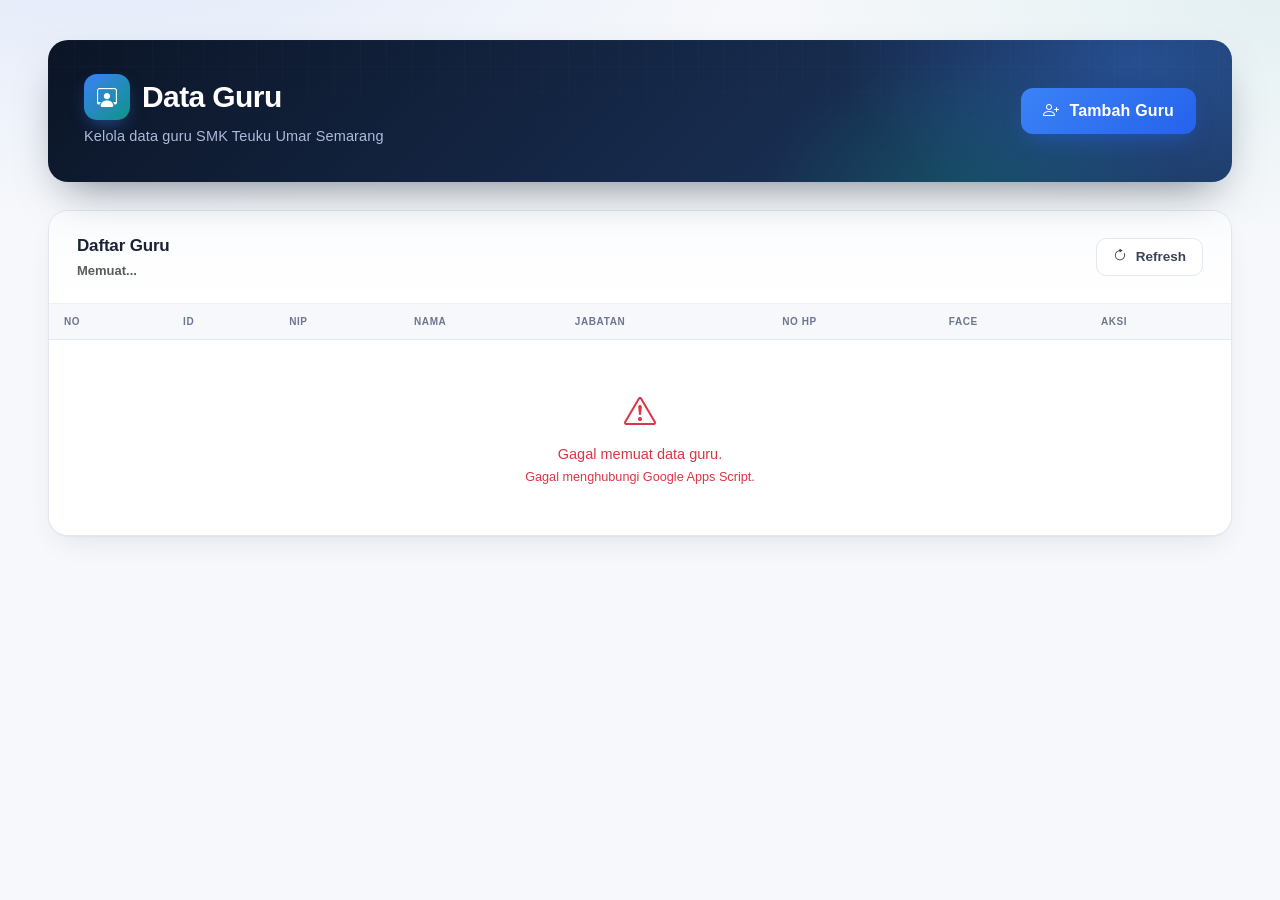
<file: guru.html>
<!DOCTYPE html>
<html lang="id">

<head>

<meta charset="UTF-8">

<meta
    name="viewport"
    content="width=device-width, initial-scale=1.0"
>

<title>Data Guru</title>

<link
    href="https://cdn.jsdelivr.net/npm/bootstrap@5.3.3/dist/css/bootstrap.min.css"
    rel="stylesheet"
>

<link
    href="https://cdn.jsdelivr.net/npm/bootstrap-icons@1.11.3/font/bootstrap-icons.min.css"
    rel="stylesheet"
>

<style>
 
:root {
    --navy-950: #0b1526;
    --navy-900: #10203a;
    --navy-800: #16294a;
    --navy-700: #1e3a63;
    --blue-600: #2563eb;
    --blue-500: #3b82f6;
    --teal-500: #0d9488;
    --amber-500: #d97706;
    --slate-50: #f6f8fb;
    --slate-100: #eef1f6;
    --slate-200: #e2e7f0;
    --slate-400: #94a0b8;
    --slate-500: #6b7690;
    --slate-700: #384258;
    --slate-900: #1a2233;
    --danger: #dc3545;
    --radius-lg: 20px;
    --radius-md: 14px;
    --radius-sm: 10px;
    --shadow-soft: 0 1px 2px rgba(16, 32, 58, .04), 0 12px 32px -12px rgba(16, 32, 58, .12);
    --shadow-hover: 0 4px 10px rgba(16, 32, 58, .06), 0 20px 40px -16px rgba(16, 32, 58, .18);
}
 
* {
    box-sizing: border-box;
}
 
body {
    margin: 0;
    min-height: 100vh;
    background:
        radial-gradient(1100px 480px at 8% -8%, rgba(37, 99, 235, .10), transparent 60%),
        radial-gradient(900px 420px at 100% 0%, rgba(13, 148, 136, .08), transparent 55%),
        var(--slate-50);
    font-family: 'Manrope', Arial, sans-serif;
    color: var(--slate-900);
    -webkit-font-smoothing: antialiased;
}
 
.container-page {
    padding: 40px clamp(16px, 4vw, 48px);
    max-width: 1280px;
    margin: 0 auto;
}
 
/* ---------- Header ---------- */
 
.header-card {
    position: relative;
    background: linear-gradient(135deg, var(--navy-950) 0%, var(--navy-800) 55%, var(--navy-700) 100%);
    border-radius: var(--radius-lg);
    padding: 34px 36px;
    margin-bottom: 28px;
    box-shadow: 0 20px 45px -18px rgba(11, 21, 38, .55);
    overflow: hidden;
    isolation: isolate;
}
 
.header-card::before {
    content: "";
    position: absolute;
    inset: 0;
    z-index: -1;
    background-image:
        radial-gradient(420px 220px at 92% 15%, rgba(59, 130, 246, .35), transparent 70%),
        radial-gradient(300px 200px at 78% 110%, rgba(13, 148, 136, .30), transparent 70%);
}
 
.header-card::after {
    content: "";
    position: absolute;
    inset: 0;
    z-index: -1;
    opacity: .5;
    background-image:
        linear-gradient(rgba(255, 255, 255, .045) 1px, transparent 1px),
        linear-gradient(90deg, rgba(255, 255, 255, .045) 1px, transparent 1px);
    background-size: 26px 26px;
    mask-image: linear-gradient(180deg, black, transparent 85%);
}
 
.header-title {
    font-family: 'Plus Jakarta Sans', Arial, sans-serif;
    font-size: 30px;
    font-weight: 800;
    letter-spacing: -.02em;
    margin: 0;
    color: #ffffff;
    display: flex;
    align-items: center;
    gap: 12px;
}
 
.header-title i {
    width: 46px;
    height: 46px;
    display: inline-flex;
    align-items: center;
    justify-content: center;
    font-size: 20px;
    border-radius: 13px;
    color: #fff;
    background: linear-gradient(135deg, var(--blue-500), var(--teal-500));
    box-shadow: 0 8px 18px -6px rgba(59, 130, 246, .55);
}
 
.header-subtitle {
    color: #aebada;
    margin-top: 6px;
    font-size: 14.5px;
    font-weight: 500;
    letter-spacing: .01em;
}
 
.btn-primary {
    background: linear-gradient(135deg, var(--blue-500), var(--blue-600));
    border: none;
    font-weight: 700;
    font-family: 'Plus Jakarta Sans', Arial, sans-serif;
    letter-spacing: .01em;
    padding: 11px 22px;
    border-radius: 12px;
    box-shadow: 0 10px 22px -8px rgba(37, 99, 235, .55);
    transition: transform .15s ease, box-shadow .15s ease, filter .15s ease;
}
 
.btn-primary:hover,
.btn-primary:focus {
    background: linear-gradient(135deg, var(--blue-500), var(--blue-600));
    transform: translateY(-1px);
    box-shadow: 0 14px 28px -8px rgba(37, 99, 235, .6);
    filter: brightness(1.04);
}
 
.btn-primary:active {
    transform: translateY(0);
}
 
.btn-primary i {
    margin-right: 6px;
}
 
/* ---------- Data card ---------- */
 
.data-card {
    background: #ffffff;
    border: 1px solid var(--slate-200);
    border-radius: var(--radius-lg);
    overflow: hidden;
    box-shadow: var(--shadow-soft);
}
 
.data-header {
    padding: 22px 28px;
    border-bottom: 1px solid var(--slate-100);
    background: linear-gradient(180deg, #fbfcfe, #ffffff);
}
 
.data-header strong {
    font-family: 'Plus Jakarta Sans', Arial, sans-serif;
    font-size: 17px;
    font-weight: 700;
    color: var(--slate-900);
    letter-spacing: -.01em;
}
 
#guruCount {
    font-size: 13px;
    font-weight: 600;
    color: var(--slate-500);
    margin-top: 3px;
}
 
.btn-outline-secondary {
    border: 1px solid var(--slate-200);
    color: var(--slate-700);
    font-weight: 600;
    font-size: 13.5px;
    border-radius: 10px;
    padding: 8px 16px;
    background: #fff;
    transition: all .15s ease;
}
 
.btn-outline-secondary:hover {
    background: var(--slate-50);
    border-color: var(--blue-500);
    color: var(--blue-600);
}
 
.btn-outline-secondary i {
    margin-right: 5px;
}
 
/* ---------- Table ---------- */
 
.table-responsive {
    padding: 0;
}
 
.table {
    margin-bottom: 0;
    font-size: 14.5px;
}
 
.table thead th {
    background: var(--slate-50);
    color: var(--slate-500);
    font-family: 'Plus Jakarta Sans', Arial, sans-serif;
    font-size: 10px;
    font-weight: 700;
    text-transform: uppercase;
    letter-spacing: .06em;
    padding: 10px 15px;
    white-space: nowrap;
    border-bottom: 1px solid var(--slate-200);
}
 
.table tbody td {
    padding: 8px 10px;
    vertical-align: middle;
    color: var(--slate-700);
    border-bottom: 1px solid var(--slate-100);
}
 
.table tbody tr {
    transition: background-color .12s ease;
}
 
.table tbody tr:hover {
    background-color: #f5f8ff;
}
 
.table tbody tr:last-child td {
    border-bottom: none;
}
 
.action-btn {
    margin: 2px;
    border-radius: 8px;
    font-weight: 600;
}
 
.loading {
    text-align: center;
    padding: 60px 20px;
    color: var(--slate-500);
}
 
.loading .spinner-border {
    color: var(--blue-500) !important;
    width: 2.4rem;
    height: 2.4rem;
}
 
.badge {
    font-weight: 600;
    letter-spacing: .01em;
    border-radius: 999px;
    padding: 5px 11px;
}
 
/* ---------- Modal ---------- */
 
.modal-content {
    border: none;
    border-radius: var(--radius-md);
    box-shadow: 0 30px 70px -20px rgba(11, 21, 38, .35);
    overflow: hidden;
}
 
.modal-header {
    background: linear-gradient(135deg, var(--navy-950), var(--navy-700));
    border-bottom: none;
    padding: 20px 26px;
}
 
.modal-title {
    font-family: 'Plus Jakarta Sans', Arial, sans-serif;
    font-weight: 700;
    color: #fff;
    font-size: 17px;
}
 
.modal-header .btn-close {
    filter: invert(1) grayscale(1) brightness(1.6);
    opacity: .85;
}
 
.modal-header .btn-close:hover {
    opacity: 1;
}
 
.modal-body {
    padding: 26px;
}
 
.form-label {
    font-weight: 700;
    font-size: 13px;
    color: var(--slate-700);
    letter-spacing: .01em;
    margin-bottom: 6px;
}
 
.form-control {
    border: 1.5px solid var(--slate-200);
    border-radius: 10px;
    padding: 10px 13px;
    font-size: 14.5px;
    color: var(--slate-900);
    transition: border-color .15s ease, box-shadow .15s ease;
}
 
.form-control:focus {
    border-color: var(--blue-500);
    box-shadow: 0 0 0 4px rgba(59, 130, 246, .12);
}
 
.modal-footer {
    border-top: 1px solid var(--slate-100);
    padding: 16px 26px;
    background: var(--slate-50);
}
 
.modal-footer .btn-secondary {
    background: #fff;
    border: 1.5px solid var(--slate-200);
    color: var(--slate-700);
    font-weight: 600;
    border-radius: 10px;
    padding: 9px 18px;
}
 
.modal-footer .btn-secondary:hover {
    background: var(--slate-100);
}
 
.modal-footer .btn-primary {
    padding: 9px 20px;
}
 
/* ---------- Responsive ---------- */
 
@media (max-width: 576px) {
    .container-page {
        padding: 20px 14px;
    }
 
    .header-card {
        padding: 24px 20px;
    }
 
    .header-title {
        font-size: 23px;
    }
 
    .data-header {
        flex-direction: column;
        align-items: flex-start !important;
        gap: 12px;
    }
}
 
</style>

</head>


<body>


<div class="container-page">


<div class="header-card">

<div class="d-flex justify-content-between align-items-center flex-wrap gap-3">

<div>

<h1 class="header-title">
<i class="bi bi-person-workspace"></i>
Data Guru
</h1>

<div class="header-subtitle">
Kelola data guru SMK Teuku Umar Semarang
</div>

</div>


<button
    class="btn btn-primary"
    onclick="openAddGuru()"
>

<i class="bi bi-person-plus"></i>
Tambah Guru

</button>

</div>

</div>



<div class="data-card">


<div class="data-header d-flex justify-content-between align-items-center">

<div>

<strong>Daftar Guru</strong>

<div
    id="guruCount"
    class="text-muted small"
>
Memuat...
</div>

</div>


<button
    class="btn btn-outline-secondary btn-sm"
    onclick="loadGuru()"
>

<i class="bi bi-arrow-clockwise"></i>

Refresh

</button>

</div>



<div class="table-responsive">

<table class="table table-hover">

<thead>

<tr>

<th>No</th>
<th>ID</th>
<th>NIP</th>
<th>Nama</th>
<th>Jabatan</th>
<th>No HP</th>
<th>Face</th>
<th>Aksi</th>

</tr>

</thead>


<tbody id="guruTableBody">

<tr>

<td
    colspan="8"
    class="loading"
>

<div class="spinner-border text-primary"></div>

<div class="mt-2">
Memuat data guru...
</div>

</td>

</tr>

</tbody>

</table>

</div>

</div>

</div>



<!-- MODAL -->

<div
    class="modal fade"
    id="guruModal"
    tabindex="-1"
>

<div class="modal-dialog modal-dialog-centered">

<div class="modal-content">

<div class="modal-header">

<h5
    class="modal-title"
    id="guruModalTitle"
>
Tambah Guru
</h5>

<button
    type="button"
    class="btn-close"
    data-bs-dismiss="modal"
></button>

</div>


<div class="modal-body">

<input
    type="hidden"
    id="guruId"
>


<div class="mb-3">

<label class="form-label">
NIP
</label>

<input
    id="guruNip"
    class="form-control"
>

</div>


<div class="mb-3">

<label class="form-label">
Nama
</label>

<input
    id="guruNama"
    class="form-control"
>

</div>


<div class="mb-3">

<label class="form-label">
Jabatan
</label>

<input
    id="guruJabatan"
    class="form-control"
>

</div>


<div class="mb-3">

<label class="form-label">
No HP
</label>

<input
    id="guruNoHp"
    class="form-control"
>

</div>

</div>


<div class="modal-footer">

<button
    class="btn btn-secondary"
    data-bs-dismiss="modal"
>
Batal
</button>

<button
    class="btn btn-primary"
    onclick="saveGuru()"
>

<i class="bi bi-save"></i>
Simpan

</button>

</div>

</div>

</div>

</div>



<script
src="https://cdn.jsdelivr.net/npm/bootstrap@5.3.3/dist/js/bootstrap.bundle.min.js">
</script>

<script src="config.js"></script>
<script src="api.js"></script>
<script src="auth.js"></script>
<script src="guru.js"></script>

</body>

</html>
</file>
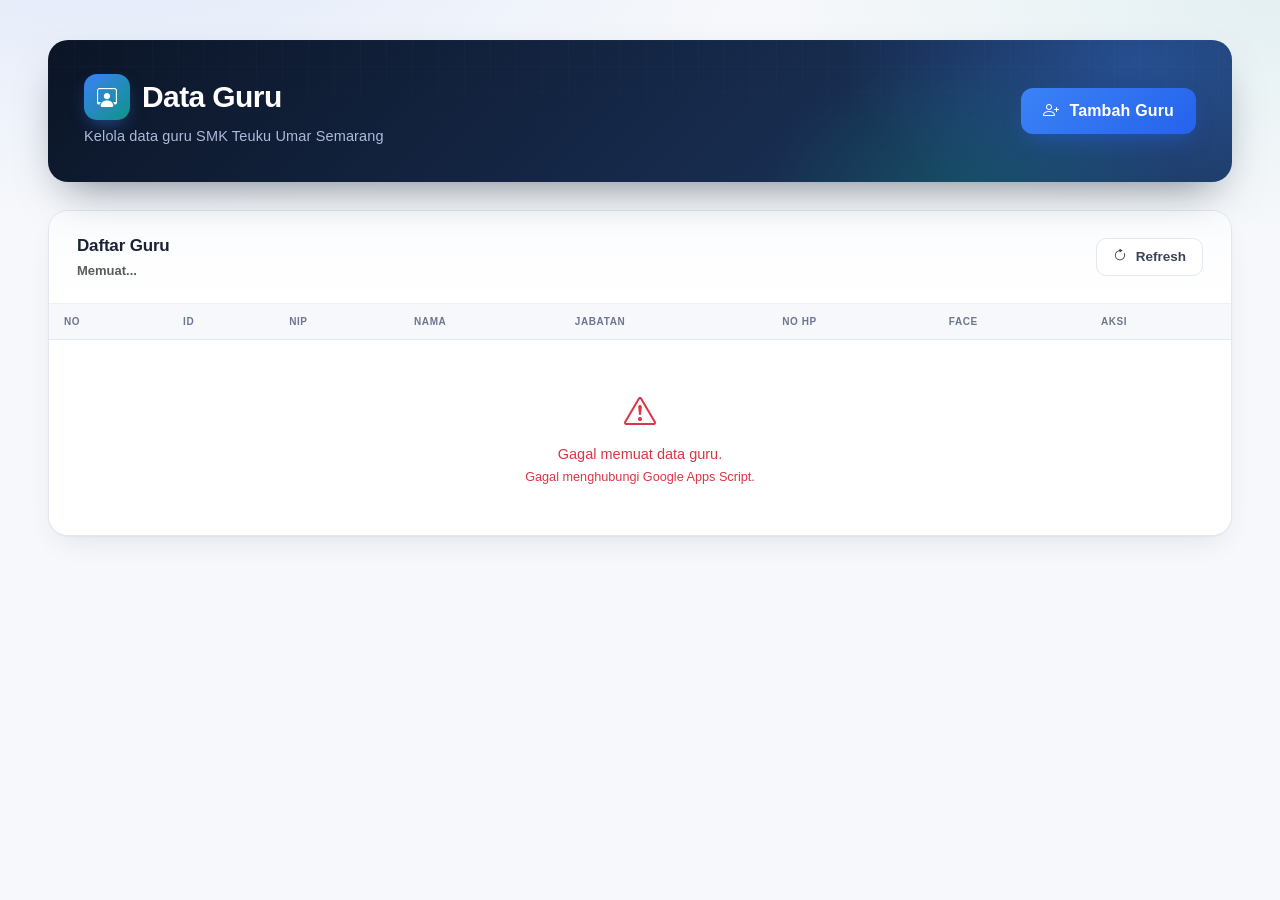
<file: Guru.html>
<!DOCTYPE html>
<html lang="id">

<head>

<meta charset="UTF-8">

<meta
    name="viewport"
    content="width=device-width, initial-scale=1.0"
>

<title>Data Guru</title>

<link
    href="https://cdn.jsdelivr.net/npm/bootstrap@5.3.3/dist/css/bootstrap.min.css"
    rel="stylesheet"
>

<link
    href="https://cdn.jsdelivr.net/npm/bootstrap-icons@1.11.3/font/bootstrap-icons.min.css"
    rel="stylesheet"
>

<style>
 
:root {
    --navy-950: #0b1526;
    --navy-900: #10203a;
    --navy-800: #16294a;
    --navy-700: #1e3a63;
    --blue-600: #2563eb;
    --blue-500: #3b82f6;
    --teal-500: #0d9488;
    --amber-500: #d97706;
    --slate-50: #f6f8fb;
    --slate-100: #eef1f6;
    --slate-200: #e2e7f0;
    --slate-400: #94a0b8;
    --slate-500: #6b7690;
    --slate-700: #384258;
    --slate-900: #1a2233;
    --danger: #dc3545;
    --radius-lg: 20px;
    --radius-md: 14px;
    --radius-sm: 10px;
    --shadow-soft: 0 1px 2px rgba(16, 32, 58, .04), 0 12px 32px -12px rgba(16, 32, 58, .12);
    --shadow-hover: 0 4px 10px rgba(16, 32, 58, .06), 0 20px 40px -16px rgba(16, 32, 58, .18);
}
 
* {
    box-sizing: border-box;
}
 
body {
    margin: 0;
    min-height: 100vh;
    background:
        radial-gradient(1100px 480px at 8% -8%, rgba(37, 99, 235, .10), transparent 60%),
        radial-gradient(900px 420px at 100% 0%, rgba(13, 148, 136, .08), transparent 55%),
        var(--slate-50);
    font-family: 'Manrope', Arial, sans-serif;
    color: var(--slate-900);
    -webkit-font-smoothing: antialiased;
}
 
.container-page {
    padding: 40px clamp(16px, 4vw, 48px);
    max-width: 1280px;
    margin: 0 auto;
}
 
/* ---------- Header ---------- */
 
.header-card {
    position: relative;
    background: linear-gradient(135deg, var(--navy-950) 0%, var(--navy-800) 55%, var(--navy-700) 100%);
    border-radius: var(--radius-lg);
    padding: 34px 36px;
    margin-bottom: 28px;
    box-shadow: 0 20px 45px -18px rgba(11, 21, 38, .55);
    overflow: hidden;
    isolation: isolate;
}
 
.header-card::before {
    content: "";
    position: absolute;
    inset: 0;
    z-index: -1;
    background-image:
        radial-gradient(420px 220px at 92% 15%, rgba(59, 130, 246, .35), transparent 70%),
        radial-gradient(300px 200px at 78% 110%, rgba(13, 148, 136, .30), transparent 70%);
}
 
.header-card::after {
    content: "";
    position: absolute;
    inset: 0;
    z-index: -1;
    opacity: .5;
    background-image:
        linear-gradient(rgba(255, 255, 255, .045) 1px, transparent 1px),
        linear-gradient(90deg, rgba(255, 255, 255, .045) 1px, transparent 1px);
    background-size: 26px 26px;
    mask-image: linear-gradient(180deg, black, transparent 85%);
}
 
.header-title {
    font-family: 'Plus Jakarta Sans', Arial, sans-serif;
    font-size: 30px;
    font-weight: 800;
    letter-spacing: -.02em;
    margin: 0;
    color: #ffffff;
    display: flex;
    align-items: center;
    gap: 12px;
}
 
.header-title i {
    width: 46px;
    height: 46px;
    display: inline-flex;
    align-items: center;
    justify-content: center;
    font-size: 20px;
    border-radius: 13px;
    color: #fff;
    background: linear-gradient(135deg, var(--blue-500), var(--teal-500));
    box-shadow: 0 8px 18px -6px rgba(59, 130, 246, .55);
}
 
.header-subtitle {
    color: #aebada;
    margin-top: 6px;
    font-size: 14.5px;
    font-weight: 500;
    letter-spacing: .01em;
}
 
.btn-primary {
    background: linear-gradient(135deg, var(--blue-500), var(--blue-600));
    border: none;
    font-weight: 700;
    font-family: 'Plus Jakarta Sans', Arial, sans-serif;
    letter-spacing: .01em;
    padding: 11px 22px;
    border-radius: 12px;
    box-shadow: 0 10px 22px -8px rgba(37, 99, 235, .55);
    transition: transform .15s ease, box-shadow .15s ease, filter .15s ease;
}
 
.btn-primary:hover,
.btn-primary:focus {
    background: linear-gradient(135deg, var(--blue-500), var(--blue-600));
    transform: translateY(-1px);
    box-shadow: 0 14px 28px -8px rgba(37, 99, 235, .6);
    filter: brightness(1.04);
}
 
.btn-primary:active {
    transform: translateY(0);
}
 
.btn-primary i {
    margin-right: 6px;
}
 
/* ---------- Data card ---------- */
 
.data-card {
    background: #ffffff;
    border: 1px solid var(--slate-200);
    border-radius: var(--radius-lg);
    overflow: hidden;
    box-shadow: var(--shadow-soft);
}
 
.data-header {
    padding: 22px 28px;
    border-bottom: 1px solid var(--slate-100);
    background: linear-gradient(180deg, #fbfcfe, #ffffff);
}
 
.data-header strong {
    font-family: 'Plus Jakarta Sans', Arial, sans-serif;
    font-size: 17px;
    font-weight: 700;
    color: var(--slate-900);
    letter-spacing: -.01em;
}
 
#guruCount {
    font-size: 13px;
    font-weight: 600;
    color: var(--slate-500);
    margin-top: 3px;
}
 
.btn-outline-secondary {
    border: 1px solid var(--slate-200);
    color: var(--slate-700);
    font-weight: 600;
    font-size: 13.5px;
    border-radius: 10px;
    padding: 8px 16px;
    background: #fff;
    transition: all .15s ease;
}
 
.btn-outline-secondary:hover {
    background: var(--slate-50);
    border-color: var(--blue-500);
    color: var(--blue-600);
}
 
.btn-outline-secondary i {
    margin-right: 5px;
}
 
/* ---------- Table ---------- */
 
.table-responsive {
    padding: 0;
}
 
.table {
    margin-bottom: 0;
    font-size: 14.5px;
}
 
.table thead th {
    background: var(--slate-50);
    color: var(--slate-500);
    font-family: 'Plus Jakarta Sans', Arial, sans-serif;
    font-size: 10px;
    font-weight: 700;
    text-transform: uppercase;
    letter-spacing: .06em;
    padding: 10px 15px;
    white-space: nowrap;
    border-bottom: 1px solid var(--slate-200);
}
 
.table tbody td {
    padding: 8px 10px;
    vertical-align: middle;
    color: var(--slate-700);
    border-bottom: 1px solid var(--slate-100);
}
 
.table tbody tr {
    transition: background-color .12s ease;
}
 
.table tbody tr:hover {
    background-color: #f5f8ff;
}
 
.table tbody tr:last-child td {
    border-bottom: none;
}
 
.action-btn {
    margin: 2px;
    border-radius: 8px;
    font-weight: 600;
}
 
.loading {
    text-align: center;
    padding: 60px 20px;
    color: var(--slate-500);
}
 
.loading .spinner-border {
    color: var(--blue-500) !important;
    width: 2.4rem;
    height: 2.4rem;
}
 
/* Badge-style face indicator, in case Guru.js renders plain text/icons */
.badge {
    font-weight: 600;
    letter-spacing: .01em;
    border-radius: 999px;
    padding: 5px 11px;
}
 
/* ---------- Modal ---------- */
 
.modal-content {
    border: none;
    border-radius: var(--radius-md);
    box-shadow: 0 30px 70px -20px rgba(11, 21, 38, .35);
    overflow: hidden;
}
 
.modal-header {
    background: linear-gradient(135deg, var(--navy-950), var(--navy-700));
    border-bottom: none;
    padding: 20px 26px;
}
 
.modal-title {
    font-family: 'Plus Jakarta Sans', Arial, sans-serif;
    font-weight: 700;
    color: #fff;
    font-size: 17px;
}
 
.modal-header .btn-close {
    filter: invert(1) grayscale(1) brightness(1.6);
    opacity: .85;
}
 
.modal-header .btn-close:hover {
    opacity: 1;
}
 
.modal-body {
    padding: 26px;
}
 
.form-label {
    font-weight: 700;
    font-size: 13px;
    color: var(--slate-700);
    letter-spacing: .01em;
    margin-bottom: 6px;
}
 
.form-control {
    border: 1.5px solid var(--slate-200);
    border-radius: 10px;
    padding: 10px 13px;
    font-size: 14.5px;
    color: var(--slate-900);
    transition: border-color .15s ease, box-shadow .15s ease;
}
 
.form-control:focus {
    border-color: var(--blue-500);
    box-shadow: 0 0 0 4px rgba(59, 130, 246, .12);
}
 
.modal-footer {
    border-top: 1px solid var(--slate-100);
    padding: 16px 26px;
    background: var(--slate-50);
}
 
.modal-footer .btn-secondary {
    background: #fff;
    border: 1.5px solid var(--slate-200);
    color: var(--slate-700);
    font-weight: 600;
    border-radius: 10px;
    padding: 9px 18px;
}
 
.modal-footer .btn-secondary:hover {
    background: var(--slate-100);
}
 
.modal-footer .btn-primary {
    padding: 9px 20px;
}
 
/* ---------- Responsive ---------- */
 
@media (max-width: 576px) {
    .container-page {
        padding: 20px 14px;
    }
 
    .header-card {
        padding: 24px 20px;
    }
 
    .header-title {
        font-size: 23px;
    }
 
    .data-header {
        flex-direction: column;
        align-items: flex-start !important;
        gap: 12px;
    }
}
 
</style>

</head>


<body>


<div class="container-page">


<div class="header-card">

<div class="d-flex justify-content-between align-items-center flex-wrap gap-3">

<div>

<h1 class="header-title">
<i class="bi bi-person-workspace"></i>
Data Guru
</h1>

<div class="header-subtitle">
Kelola data guru SMK Teuku Umar Semarang
</div>

</div>


<button
    class="btn btn-primary"
    onclick="openAddGuru()"
>

<i class="bi bi-person-plus"></i>
Tambah Guru

</button>

</div>

</div>



<div class="data-card">


<div class="data-header d-flex justify-content-between align-items-center">

<div>

<strong>Daftar Guru</strong>

<div
    id="guruCount"
    class="text-muted small"
>
Memuat...
</div>

</div>


<button
    class="btn btn-outline-secondary btn-sm"
    onclick="loadGuru()"
>

<i class="bi bi-arrow-clockwise"></i>

Refresh

</button>

</div>



<div class="table-responsive">

<table class="table table-hover">

<thead>

<tr>

<th>No</th>
<th>ID</th>
<th>NIP</th>
<th>Nama</th>
<th>Jabatan</th>
<th>No HP</th>
<th>Face</th>
<th>Aksi</th>

</tr>

</thead>


<tbody id="guruTableBody">

<tr>

<td
    colspan="8"
    class="loading"
>

<div class="spinner-border text-primary"></div>

<div class="mt-2">
Memuat data guru...
</div>

</td>

</tr>

</tbody>

</table>

</div>

</div>

</div>



<!-- MODAL -->

<div
    class="modal fade"
    id="guruModal"
    tabindex="-1"
>

<div class="modal-dialog modal-dialog-centered">

<div class="modal-content">

<div class="modal-header">

<h5
    class="modal-title"
    id="guruModalTitle"
>
Tambah Guru
</h5>

<button
    type="button"
    class="btn-close"
    data-bs-dismiss="modal"
></button>

</div>


<div class="modal-body">

<input
    type="hidden"
    id="guruId"
>


<div class="mb-3">

<label class="form-label">
NIP
</label>

<input
    id="guruNip"
    class="form-control"
>

</div>


<div class="mb-3">

<label class="form-label">
Nama
</label>

<input
    id="guruNama"
    class="form-control"
>

</div>


<div class="mb-3">

<label class="form-label">
Jabatan
</label>

<input
    id="guruJabatan"
    class="form-control"
>

</div>


<div class="mb-3">

<label class="form-label">
No HP
</label>

<input
    id="guruNoHp"
    class="form-control"
>

</div>

</div>


<div class="modal-footer">

<button
    class="btn btn-secondary"
    data-bs-dismiss="modal"
>
Batal
</button>

<button
    class="btn btn-primary"
    onclick="saveGuru()"
>

<i class="bi bi-save"></i>
Simpan

</button>

</div>

</div>

</div>

</div>



<script
src="https://cdn.jsdelivr.net/npm/bootstrap@5.3.3/dist/js/bootstrap.bundle.min.js">
</script>

<script src="config.js"></script>
<script src="Api.js"></script>
<script src="Auth.js"></script>
<script src="Guru.js"></script>

</body>

</html>
</file>
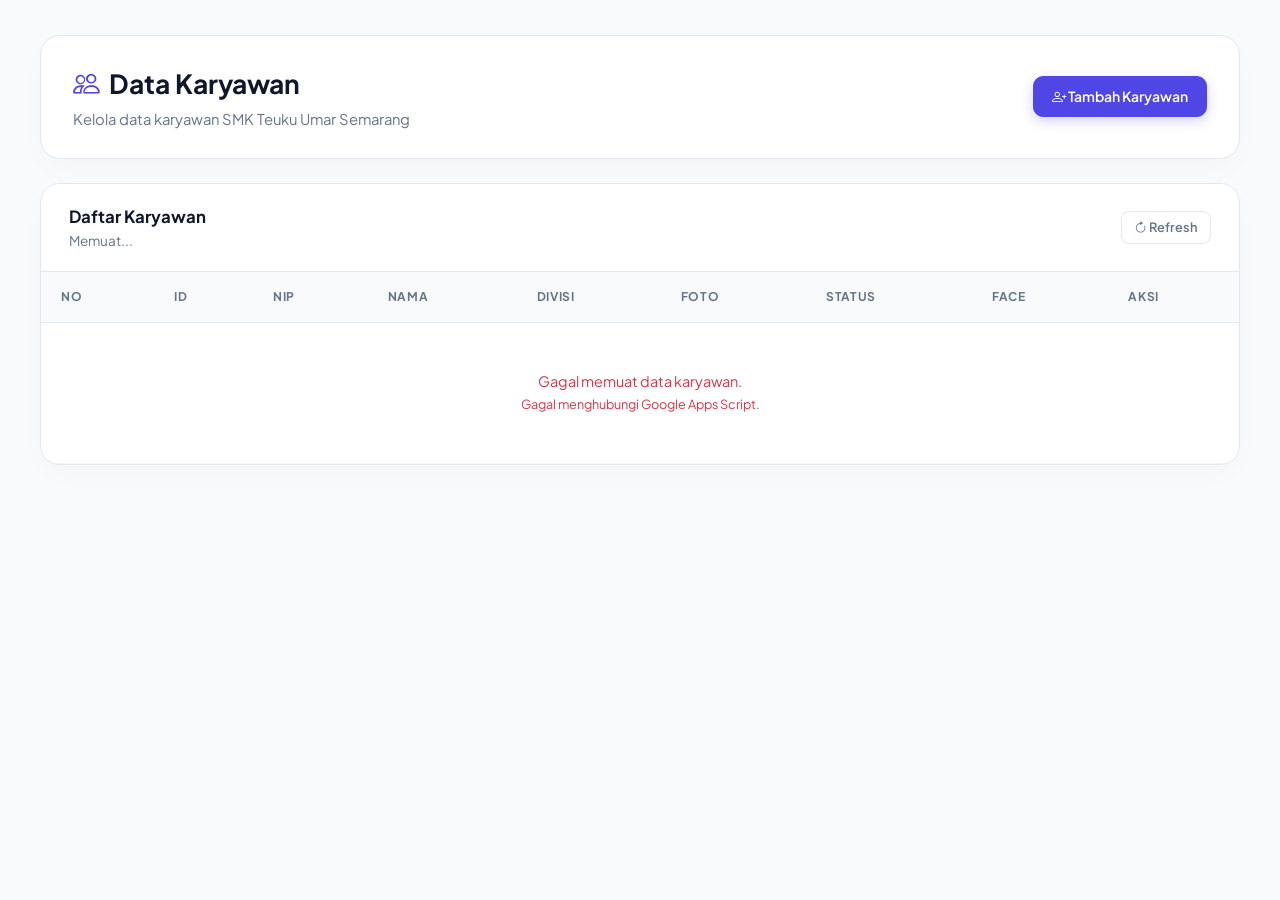
<file: Karyawan.html>
<!DOCTYPE html>
<html lang="id">

<head>

<meta charset="UTF-8">

<meta
    name="viewport"
    content="width=device-width, initial-scale=1.0"
>

<title>Data Karyawan</title>

<link
    href="https://cdn.jsdelivr.net/npm/bootstrap@5.3.3/dist/css/bootstrap.min.css"
    rel="stylesheet"
>

<link
    href="https://cdn.jsdelivr.net/npm/bootstrap-icons@1.11.3/font/bootstrap-icons.min.css"
    rel="stylesheet"
>

<style>

@import url('https://fonts.googleapis.com/css2?family=Plus+Jakarta+Sans:wght@400;500;600;700&display=swap');

:root {
  --primary: #4f46e5;
  --primary-hover: #4338ca;
  --bg-main: #f8fafc;
  --card-bg: #ffffff;
  --text-main: #0f172a;
  --text-muted: #64748b;
  --border-color: #e2e8f0;
}

body {
  margin: 0;
  background-color: var(--bg-main);
  font-family: 'Plus Jakarta Sans', -apple-system, BlinkMacSystemFont, "Segoe UI", Roboto, sans-serif;
  color: var(--text-main);
  -webkit-font-smoothing: antialiased;
}

.container-page {
  padding: 35px 20px;
  max-width: 1240px;
  margin: 0 auto;
}

/* Card Wrapper */
.header-card,
.data-card {
  background: var(--card-bg);
  border-radius: 20px;
  border: 1px solid var(--border-color);
  box-shadow: 0 10px 30px -5px rgba(0, 0, 0, 0.03);
}

.header-card {
  padding: 28px 32px;
  margin-bottom: 24px;
}

.header-title {
  font-size: 1.65rem;
  font-weight: 700;
  color: var(--text-main);
  display: flex;
  align-items: center;
  gap: 10px;
}

.header-title i {
  color: var(--primary);
}

.header-subtitle {
  color: var(--text-muted);
  font-size: 0.925rem;
  margin-top: 4px;
}

.data-card {
  overflow: hidden;
}

.data-header {
  padding: 20px 28px;
  background: var(--card-bg);
  border-bottom: 1px solid var(--border-color);
  align-items: center;
}

.data-header strong {
  font-size: 1.05rem;
  font-weight: 700;
  color: var(--text-main);
}

#karyawanCount {
  color: var(--text-muted) !important;
  font-size: 0.85rem;
  margin-top: 2px;
}

/* Tabel Modern */
.table {
  margin-bottom: 0;
}

.table th {
  background: #f8fafc;
  color: var(--text-muted);
  font-size: 0.75rem;
  font-weight: 700;
  text-transform: uppercase;
  letter-spacing: 0.6px;
  padding: 16px 20px;
  border-bottom: 1px solid var(--border-color);
  white-space: nowrap;
}

.table td {
  padding: 16px 20px;
  vertical-align: middle;
  color: var(--text-main);
  border-bottom: 1px solid #f1f5f9;
  font-size: 0.9rem;
}

.table-hover tbody tr {
  transition: background-color 0.2s ease;
}

.table-hover tbody tr:hover {
  background-color: #f8fafc;
}

/* Foto Profil & Avatar */
.photo-thumb {
  width: 44px;
  height: 44px;
  object-fit: cover;
  border-radius: 50%;
  border: 2px solid #ffffff;
  box-shadow: 0 4px 10px rgba(0, 0, 0, 0.08);
  transition: transform 0.2s ease;
}

.photo-thumb:hover {
  transform: scale(1.08);
}

/* Badge Custom Override (Gaya Soft Pill) */
.badge {
  padding: 6px 12px;
  border-radius: 30px;
  font-weight: 600;
  font-size: 0.775rem;
  letter-spacing: 0.2px;
}

.badge.bg-success {
  background-color: #dcfce7 !important;
  color: #15803d !important;
}

.badge.bg-secondary {
  background-color: #f1f5f9 !important;
  color: #64748b !important;
}

/* Tombol Aksi & Navigasi */
.btn {
  border-radius: 10px;
  font-weight: 600;
  font-size: 0.875rem;
  padding: 9px 18px;
  transition: all 0.2s ease;
}

.btn-sm {
  padding: 6px 12px;
  font-size: 0.8rem;
  border-radius: 8px;
}

.btn-primary {
  background-color: var(--primary);
  border-color: var(--primary);
  box-shadow: 0 4px 12px rgba(79, 70, 229, 0.25);
}

.btn-primary:hover, .btn-primary:focus {
  background-color: var(--primary-hover);
  border-color: var(--primary-hover);
  transform: translateY(-1px);
}

.btn-warning {
  background-color: #fef3c7;
  border-color: transparent;
  color: #b45309;
}

.btn-warning:hover {
  background-color: #fde68a;
  color: #92400e;
}

.btn-danger {
  background-color: #fee2e2;
  border-color: transparent;
  color: #b91c1c;
}

.btn-danger:hover {
  background-color: #fca5a5;
  color: #991b1b;
}

.btn-success {
  background-color: #e0e7ff;
  border-color: transparent;
  color: #4338ca;
}

.btn-success:hover {
  background-color: #c7d2fe;
  color: #3730a3;
}

.btn-outline-secondary {
  border-color: var(--border-color);
  color: var(--text-muted);
  background-color: #ffffff;
}

.btn-outline-secondary:hover {
  background-color: #f1f5f9;
  border-color: var(--border-color);
  color: var(--text-main);
}

/* Modal Form Modern */
.modal-content {
  border-radius: 20px;
  border: none;
  box-shadow: 0 20px 40px rgba(0, 0, 0, 0.1);
  overflow: hidden;
}

.modal-header {
  background: #f8fafc;
  border-bottom: 1px solid var(--border-color);
  padding: 20px 28px;
}

.modal-title {
  font-weight: 700;
  color: var(--text-main);
  font-size: 1.15rem;
}

.modal-body {
  padding: 28px;
}

.modal-footer {
  border-top: 1px solid var(--border-color);
  padding: 16px 28px;
  background: #f8fafc;
}

.form-label {
  font-weight: 600;
  font-size: 0.85rem;
  color: var(--text-main);
  margin-bottom: 6px;
}

.form-control, .form-select {
  border-radius: 10px;
  border: 1px solid var(--border-color);
  padding: 10px 14px;
  font-size: 0.9rem;
  transition: all 0.2s ease;
}

.form-control:focus, .form-select:focus {
  border-color: var(--primary);
  box-shadow: 0 0 0 3px rgba(79, 70, 229, 0.15);
}

</style>

</head>


<body>


<div class="container-page">


<div class="header-card">

<div class="d-flex justify-content-between align-items-center flex-wrap gap-3">

<div>

<div class="header-title">

<i class="bi bi-people"></i>
Data Karyawan

</div>

<div class="header-subtitle">
Kelola data karyawan SMK Teuku Umar Semarang
</div>

</div>


<button
    class="btn btn-primary"
    onclick="openAddKaryawan()"
>

<i class="bi bi-person-plus"></i>
Tambah Karyawan

</button>

</div>

</div>



<div class="data-card">


<div class="data-header d-flex justify-content-between">

<div>

<strong>Daftar Karyawan</strong>

<div
    id="karyawanCount"
    class="text-muted small"
>
Memuat...
</div>

</div>


<button
    class="btn btn-outline-secondary btn-sm"
    onclick="loadKaryawan()"
>

<i class="bi bi-arrow-clockwise"></i>
Refresh

</button>

</div>


<div class="table-responsive">

<table class="table table-hover">

<thead>

<tr>

<th>No</th>
<th>ID</th>
<th>NIP</th>
<th>Nama</th>
<th>Divisi</th>
<th>Foto</th>
<th>Status</th>
<th>Face</th>
<th>Aksi</th>

</tr>

</thead>


<tbody id="karyawanTableBody">

<tr>

<td
    colspan="9"
    class="text-center py-5"
>

<div class="spinner-border text-primary"></div>

<div class="mt-2">
Memuat data karyawan...
</div>

</td>

</tr>

</tbody>

</table>

</div>

</div>

</div>



<!-- MODAL -->

<div
    class="modal fade"
    id="karyawanModal"
    tabindex="-1"
>

<div class="modal-dialog modal-dialog-centered">

<div class="modal-content">

<div class="modal-header">

<h5
    class="modal-title"
    id="karyawanModalTitle"
>
Tambah Karyawan
</h5>

<button
    class="btn-close"
    data-bs-dismiss="modal"
></button>

</div>


<div class="modal-body">

<input
    type="hidden"
    id="karyawanId"
>


<div class="mb-3">

<label class="form-label">
NIP
</label>

<input
    id="karyawanNip"
    class="form-control"
>

</div>


<div class="mb-3">

<label class="form-label">
Nama
</label>

<input
    id="karyawanNama"
    class="form-control"
>

</div>


<div class="mb-3">

<label class="form-label">
Divisi
</label>

<input
    id="karyawanDivisi"
    class="form-control"
>

</div>


<div class="mb-3">

<label class="form-label">
Foto
</label>

<input
    id="karyawanFoto"
    class="form-control"
    placeholder="URL foto"
>

</div>


<div class="mb-3">

<label class="form-label">
Status
</label>

<select
    id="karyawanStatus"
    class="form-select"
>

<option value="Aktif">
Aktif
</option>

<option value="Nonaktif">
Nonaktif
</option>

</select>

</div>

</div>


<div class="modal-footer">

<button
    class="btn btn-secondary"
    data-bs-dismiss="modal"
>
Batal
</button>

<button
    class="btn btn-primary"
    onclick="saveKaryawan()"
>

<i class="bi bi-save"></i>
Simpan

</button>

</div>

</div>

</div>

</div>



<script
src="https://cdn.jsdelivr.net/npm/bootstrap@5.3.3/dist/js/bootstrap.bundle.min.js">
</script>

<script src="config.js"></script>
<script src="Api.js"></script>
<script src="Auth.js"></script>
<script src="Karyawan.js"></script>

</body>

</html>
</file>
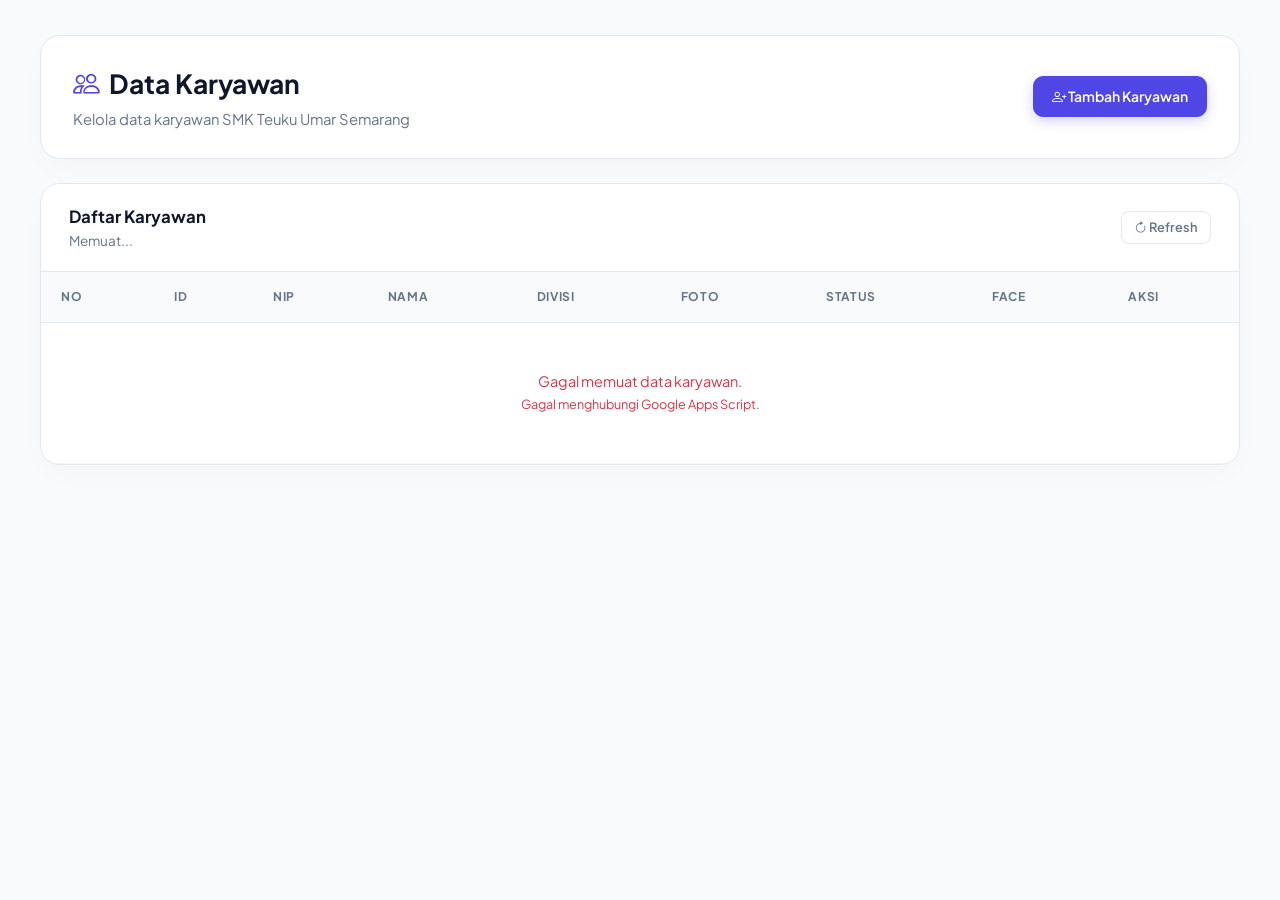
<file: karyawan.html>
<!DOCTYPE html>
<html lang="id">

<head>

<meta charset="UTF-8">

<meta
    name="viewport"
    content="width=device-width, initial-scale=1.0"
>

<title>Data Karyawan</title>

<link
    href="https://cdn.jsdelivr.net/npm/bootstrap@5.3.3/dist/css/bootstrap.min.css"
    rel="stylesheet"
>

<link
    href="https://cdn.jsdelivr.net/npm/bootstrap-icons@1.11.3/font/bootstrap-icons.min.css"
    rel="stylesheet"
>

<style>

@import url('https://fonts.googleapis.com/css2?family=Plus+Jakarta+Sans:wght@400;500;600;700&display=swap');

:root {
  --primary: #4f46e5;
  --primary-hover: #4338ca;
  --bg-main: #f8fafc;
  --card-bg: #ffffff;
  --text-main: #0f172a;
  --text-muted: #64748b;
  --border-color: #e2e8f0;
}

body {
  margin: 0;
  background-color: var(--bg-main);
  font-family: 'Plus Jakarta Sans', -apple-system, BlinkMacSystemFont, "Segoe UI", Roboto, sans-serif;
  color: var(--text-main);
  -webkit-font-smoothing: antialiased;
}

.container-page {
  padding: 35px 20px;
  max-width: 1240px;
  margin: 0 auto;
}

/* Card Wrapper */
.header-card,
.data-card {
  background: var(--card-bg);
  border-radius: 20px;
  border: 1px solid var(--border-color);
  box-shadow: 0 10px 30px -5px rgba(0, 0, 0, 0.03);
}

.header-card {
  padding: 28px 32px;
  margin-bottom: 24px;
}

.header-title {
  font-size: 1.65rem;
  font-weight: 700;
  color: var(--text-main);
  display: flex;
  align-items: center;
  gap: 10px;
}

.header-title i {
  color: var(--primary);
}

.header-subtitle {
  color: var(--text-muted);
  font-size: 0.925rem;
  margin-top: 4px;
}

.data-card {
  overflow: hidden;
}

.data-header {
  padding: 20px 28px;
  background: var(--card-bg);
  border-bottom: 1px solid var(--border-color);
  align-items: center;
}

.data-header strong {
  font-size: 1.05rem;
  font-weight: 700;
  color: var(--text-main);
}

#karyawanCount {
  color: var(--text-muted) !important;
  font-size: 0.85rem;
  margin-top: 2px;
}

/* Tabel Modern */
.table {
  margin-bottom: 0;
}

.table th {
  background: #f8fafc;
  color: var(--text-muted);
  font-size: 0.75rem;
  font-weight: 700;
  text-transform: uppercase;
  letter-spacing: 0.6px;
  padding: 16px 20px;
  border-bottom: 1px solid var(--border-color);
  white-space: nowrap;
}

.table td {
  padding: 16px 20px;
  vertical-align: middle;
  color: var(--text-main);
  border-bottom: 1px solid #f1f5f9;
  font-size: 0.9rem;
}

.table-hover tbody tr {
  transition: background-color 0.2s ease;
}

.table-hover tbody tr:hover {
  background-color: #f8fafc;
}

/* Foto Profil & Avatar */
.photo-thumb {
  width: 44px;
  height: 44px;
  object-fit: cover;
  border-radius: 50%;
  border: 2px solid #ffffff;
  box-shadow: 0 4px 10px rgba(0, 0, 0, 0.08);
  transition: transform 0.2s ease;
}

.photo-thumb:hover {
  transform: scale(1.08);
}

/* Badge Custom Override (Gaya Soft Pill) */
.badge {
  padding: 6px 12px;
  border-radius: 30px;
  font-weight: 600;
  font-size: 0.775rem;
  letter-spacing: 0.2px;
}

.badge.bg-success {
  background-color: #dcfce7 !important;
  color: #15803d !important;
}

.badge.bg-secondary {
  background-color: #f1f5f9 !important;
  color: #64748b !important;
}

/* Tombol Aksi & Navigasi */
.btn {
  border-radius: 10px;
  font-weight: 600;
  font-size: 0.875rem;
  padding: 9px 18px;
  transition: all 0.2s ease;
}

.btn-sm {
  padding: 6px 12px;
  font-size: 0.8rem;
  border-radius: 8px;
}

.btn-primary {
  background-color: var(--primary);
  border-color: var(--primary);
  box-shadow: 0 4px 12px rgba(79, 70, 229, 0.25);
}

.btn-primary:hover, .btn-primary:focus {
  background-color: var(--primary-hover);
  border-color: var(--primary-hover);
  transform: translateY(-1px);
}

.btn-warning {
  background-color: #fef3c7;
  border-color: transparent;
  color: #b45309;
}

.btn-warning:hover {
  background-color: #fde68a;
  color: #92400e;
}

.btn-danger {
  background-color: #fee2e2;
  border-color: transparent;
  color: #b91c1c;
}

.btn-danger:hover {
  background-color: #fca5a5;
  color: #991b1b;
}

.btn-success {
  background-color: #e0e7ff;
  border-color: transparent;
  color: #4338ca;
}

.btn-success:hover {
  background-color: #c7d2fe;
  color: #3730a3;
}

.btn-outline-secondary {
  border-color: var(--border-color);
  color: var(--text-muted);
  background-color: #ffffff;
}

.btn-outline-secondary:hover {
  background-color: #f1f5f9;
  border-color: var(--border-color);
  color: var(--text-main);
}

/* Modal Form Modern */
.modal-content {
  border-radius: 20px;
  border: none;
  box-shadow: 0 20px 40px rgba(0, 0, 0, 0.1);
  overflow: hidden;
}

.modal-header {
  background: #f8fafc;
  border-bottom: 1px solid var(--border-color);
  padding: 20px 28px;
}

.modal-title {
  font-weight: 700;
  color: var(--text-main);
  font-size: 1.15rem;
}

.modal-body {
  padding: 28px;
}

.modal-footer {
  border-top: 1px solid var(--border-color);
  padding: 16px 28px;
  background: #f8fafc;
}

.form-label {
  font-weight: 600;
  font-size: 0.85rem;
  color: var(--text-main);
  margin-bottom: 6px;
}

.form-control, .form-select {
  border-radius: 10px;
  border: 1px solid var(--border-color);
  padding: 10px 14px;
  font-size: 0.9rem;
  transition: all 0.2s ease;
}

.form-control:focus, .form-select:focus {
  border-color: var(--primary);
  box-shadow: 0 0 0 3px rgba(79, 70, 229, 0.15);
}

</style>

</head>


<body>


<div class="container-page">


<div class="header-card">

<div class="d-flex justify-content-between align-items-center flex-wrap gap-3">

<div>

<div class="header-title">

<i class="bi bi-people"></i>
Data Karyawan

</div>

<div class="header-subtitle">
Kelola data karyawan SMK Teuku Umar Semarang
</div>

</div>


<button
    class="btn btn-primary"
    onclick="openAddKaryawan()"
>

<i class="bi bi-person-plus"></i>
Tambah Karyawan

</button>

</div>

</div>



<div class="data-card">


<div class="data-header d-flex justify-content-between">

<div>

<strong>Daftar Karyawan</strong>

<div
    id="karyawanCount"
    class="text-muted small"
>
Memuat...
</div>

</div>


<button
    class="btn btn-outline-secondary btn-sm"
    onclick="loadKaryawan()"
>

<i class="bi bi-arrow-clockwise"></i>
Refresh

</button>

</div>


<div class="table-responsive">

<table class="table table-hover">

<thead>

<tr>

<th>No</th>
<th>ID</th>
<th>NIP</th>
<th>Nama</th>
<th>Divisi</th>
<th>Foto</th>
<th>Status</th>
<th>Face</th>
<th>Aksi</th>

</tr>

</thead>


<tbody id="karyawanTableBody">

<tr>

<td
    colspan="9"
    class="text-center py-5"
>

<div class="spinner-border text-primary"></div>

<div class="mt-2">
Memuat data karyawan...
</div>

</td>

</tr>

</tbody>

</table>

</div>

</div>

</div>



<!-- MODAL -->

<div
    class="modal fade"
    id="karyawanModal"
    tabindex="-1"
>

<div class="modal-dialog modal-dialog-centered">

<div class="modal-content">

<div class="modal-header">

<h5
    class="modal-title"
    id="karyawanModalTitle"
>
Tambah Karyawan
</h5>

<button
    class="btn-close"
    data-bs-dismiss="modal"
></button>

</div>


<div class="modal-body">

<input
    type="hidden"
    id="karyawanId"
>


<div class="mb-3">

<label class="form-label">
NIP
</label>

<input
    id="karyawanNip"
    class="form-control"
>

</div>


<div class="mb-3">

<label class="form-label">
Nama
</label>

<input
    id="karyawanNama"
    class="form-control"
>

</div>


<div class="mb-3">

<label class="form-label">
Divisi
</label>

<input
    id="karyawanDivisi"
    class="form-control"
>

</div>


<div class="mb-3">

<label class="form-label">
Foto
</label>

<input
    id="karyawanFoto"
    class="form-control"
    placeholder="URL foto"
>

</div>


<div class="mb-3">

<label class="form-label">
Status
</label>

<select
    id="karyawanStatus"
    class="form-select"
>

<option value="Aktif">
Aktif
</option>

<option value="Nonaktif">
Nonaktif
</option>

</select>

</div>

</div>


<div class="modal-footer">

<button
    class="btn btn-secondary"
    data-bs-dismiss="modal"
>
Batal
</button>

<button
    class="btn btn-primary"
    onclick="saveKaryawan()"
>

<i class="bi bi-save"></i>
Simpan

</button>

</div>

</div>

</div>

</div>



<script
src="https://cdn.jsdelivr.net/npm/bootstrap@5.3.3/dist/js/bootstrap.bundle.min.js">
</script>

<script src="config.js"></script>
<script src="api.js"></script>
<script src="auth.js"></script>
<script src="karyawan.js"></script>

</body>

</html>
</file>
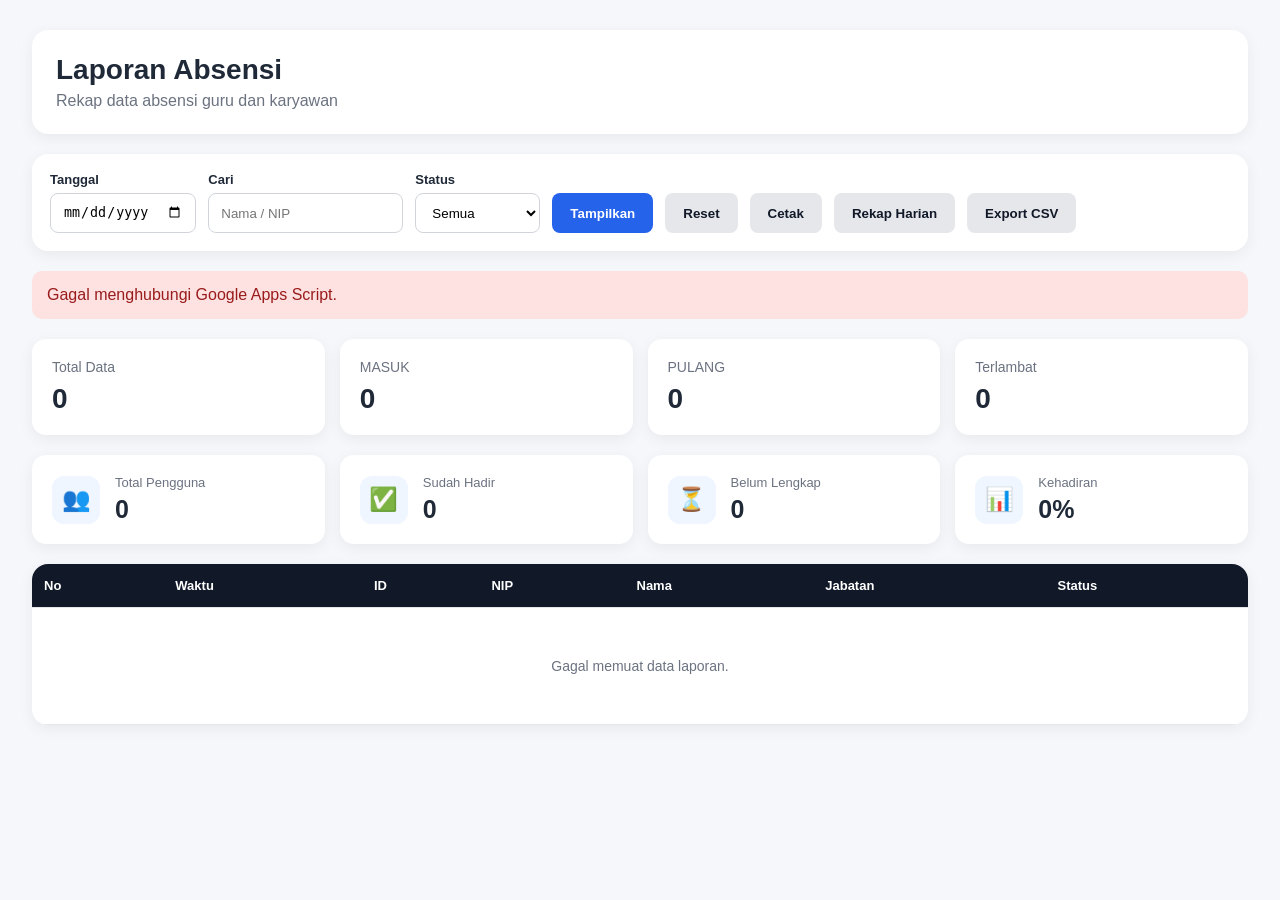
<file: Laporan.html>
<!DOCTYPE html>
<html lang="id">
<head>
    <meta charset="UTF-8">
    <meta name="viewport" content="width=device-width, initial-scale=1.0">

    <title>Laporan Absensi</title>

    <style>

        * {
            box-sizing: border-box;
            margin: 0;
            padding: 0;
        }

        body {
            font-family:
                Arial,
                Helvetica,
                sans-serif;

            background: #f5f7fb;
            color: #1f2937;
        }

        .container {
            width: 95%;
            max-width: 1400px;
            margin: 30px auto;
        }

        .header {
            background: white;
            padding: 24px;
            border-radius: 16px;
            box-shadow:
                0 4px 15px rgba(0,0,0,.06);

            margin-bottom: 20px;
        }

        .header h1 {
            font-size: 28px;
            margin-bottom: 6px;
        }

        .header p {
            color: #6b7280;
        }

        .toolbar {
            background: white;
            padding: 18px;
            border-radius: 16px;

            display: flex;
            flex-wrap: wrap;
            gap: 12px;

            align-items: end;

            margin-bottom: 20px;

            box-shadow:
                0 4px 15px rgba(0,0,0,.06);
        }

        .form-group {
            display: flex;
            flex-direction: column;
            gap: 6px;
        }

        .form-group label {
            font-size: 13px;
            font-weight: 600;
        }

        input,
        select {
            height: 40px;
            padding: 0 12px;

            border: 1px solid #d1d5db;
            border-radius: 8px;

            outline: none;
            background: white;
        }

        input:focus,
        select:focus {
            border-color: #2563eb;
        }

        button {
            height: 40px;
            border: none;
            border-radius: 8px;

            padding: 0 18px;

            cursor: pointer;
            font-weight: 600;
        }

        .btn-primary {
            background: #2563eb;
            color: white;
        }

        .btn-primary:hover {
            background: #1d4ed8;
        }

        .btn-secondary {
            background: #e5e7eb;
            color: #111827;
        }

        .btn-secondary:hover {
            background: #d1d5db;
        }

        .summary {
            display: grid;
            grid-template-columns:
                repeat(4, 1fr);

            gap: 15px;

            margin-bottom: 20px;
        }

        .card {
            background: white;
            border-radius: 14px;
            padding: 20px;

            box-shadow:
                0 4px 15px rgba(0,0,0,.06);
        }

        .card-title {
            color: #6b7280;
            font-size: 14px;
            margin-bottom: 8px;
        }

        .card-value {
            font-size: 28px;
            font-weight: 700;
        }

        .table-wrapper {
            background: white;

            border-radius: 16px;

            overflow-x: auto;

            box-shadow:
                0 4px 15px rgba(0,0,0,.06);
        }

        table {
            width: 100%;
            border-collapse: collapse;
            min-width: 900px;
        }

        thead {
            background: #111827;
            color: white;
        }

        th,
        td {
            padding: 14px 12px;
            text-align: left;
            border-bottom: 1px solid #e5e7eb;
        }

        th {
            font-size: 13px;
            white-space: nowrap;
        }

        td {
            font-size: 14px;
        }

        tbody tr:hover {
            background: #f9fafb;
        }

        .status {
            display: inline-block;
            padding: 5px 10px;
            border-radius: 20px;

            font-size: 12px;
            font-weight: 700;
        }

        .status-masuk {
            background: #dcfce7;
            color: #166534;
        }

        .status-pulang {
            background: #dbeafe;
            color: #1e40af;
        }

        .status-hadir {
            background: #dcfce7;
            color: #166534;
        }

        .status-terlambat {
            background: #fef3c7;
            color: #92400e;
        }

        .status-lain {
            background: #e5e7eb;
            color: #374151;
        }

        .loading {
            padding: 40px;
            text-align: center;
            color: #6b7280;
        }

        .empty {
            padding: 50px;
            text-align: center;
            color: #6b7280;
        }

        .error {
            margin-bottom: 20px;

            padding: 15px;

            border-radius: 10px;

            background: #fee2e2;
            color: #991b1b;

            display: none;
        }

        @media (max-width: 900px) {

            .summary {
                grid-template-columns:
                    repeat(2, 1fr);
            }

        }

        @media (max-width: 600px) {

            .summary {
                grid-template-columns: 1fr;
            }

            .container {
                width: 92%;
            }

        }
        .dashboard-laporan {
    display: grid;
    grid-template-columns: repeat(4, 1fr);
    gap: 15px;
    margin-bottom: 20px;
}

.dashboard-card {
    background: white;
    border-radius: 14px;
    padding: 20px;

    display: flex;
    align-items: center;
    gap: 15px;

    box-shadow: 0 4px 15px rgba(0,0,0,.06);
}

.dashboard-icon {
    width: 48px;
    height: 48px;

    display: flex;
    align-items: center;
    justify-content: center;

    border-radius: 12px;
    background: #eff6ff;

    font-size: 23px;
}

.dashboard-label {
    color: #6b7280;
    font-size: 13px;
    margin-bottom: 5px;
}

.dashboard-value {
    font-size: 25px;
    font-weight: 700;
}

@media (max-width: 900px) {

    .dashboard-laporan {
        grid-template-columns: repeat(2, 1fr);
    }

}

@media (max-width: 600px) {

    .dashboard-laporan {
        grid-template-columns: 1fr;
    }

}

    </style>
</head>

<body>

<div class="container">

    <div class="header">

        <h1>Laporan Absensi</h1>

        <p>
            Rekap data absensi guru dan karyawan
        </p>

    </div>


    <!-- FILTER -->

    <div class="toolbar">

        <div class="form-group">

            <label for="tanggal">
                Tanggal
            </label>

            <input
                type="date"
                id="tanggal"
            >

        </div>


        <div class="form-group">

            <label for="search">

                Cari

            </label>

            <input
                type="text"
                id="search"
                placeholder="Nama / NIP"
            >

        </div>


        <div class="form-group">

            <label for="statusFilter">

                Status

            </label>

            <select id="statusFilter">

                <option value="">
                    Semua
                </option>

                <option value="MASUK">
                    MASUK
                </option>

                <option value="PULANG">
                    PULANG
                </option>

                <option value="HADIR">
                    HADIR
                </option>

                <option value="TERLAMBAT">
                    TERLAMBAT
                </option>

            </select>

        </div>


        <button
            type="button"
            class="btn-primary"
            onclick="filterLaporan()"
        >
            Tampilkan
        </button>


        <button
            type="button"
            class="btn-secondary"
            onclick="resetFilter()"
        >
            Reset
        </button>


        <button
            type="button"
            class="btn-secondary"
            onclick="window.print()"
        >
            Cetak
        </button>
        <button
            type="button"
            class="btn-secondary"
            onclick="tampilkanRekap()"
        >
            Rekap Harian
        </button>
        <button
            type="button"
            class="btn-secondary"
            onclick="exportLaporan()"
        >
            Export CSV
        </button>

    </div>


    <div
        id="errorBox"
        class="error"
    ></div>


    <!-- RINGKASAN -->

    <div class="summary">

        <div class="card">

            <div class="card-title">
                Total Data
            </div>

            <div
                id="totalData"
                class="card-value"
            >
                0
            </div>

        </div>


        <div class="card">

            <div class="card-title">
                MASUK
            </div>

            <div
                id="totalMasuk"
                class="card-value"
            >
                0
            </div>

        </div>


        <div class="card">

            <div class="card-title">
                PULANG
            </div>

            <div
                id="totalPulang"
                class="card-value"
            >
                0
            </div>

        </div>


        <div class="card">

            <div class="card-title">
                Terlambat
            </div>

            <div
                id="totalTerlambat"
                class="card-value"
            >
                0
            </div>

        </div>

    </div>


    <div class="dashboard-laporan">

    <div class="dashboard-card">
        <div class="dashboard-icon">👥</div>
        <div>
            <div class="dashboard-label">Total Pengguna</div>
            <div id="dashTotalPengguna" class="dashboard-value">0</div>
        </div>
    </div>

    <div class="dashboard-card">
        <div class="dashboard-icon">✅</div>
        <div>
            <div class="dashboard-label">Sudah Hadir</div>
            <div id="dashHadir" class="dashboard-value">0</div>
        </div>
    </div>

    <div class="dashboard-card">
        <div class="dashboard-icon">⏳</div>
        <div>
            <div class="dashboard-label">Belum Lengkap</div>
            <div id="dashBelumLengkap" class="dashboard-value">0</div>
        </div>
    </div>

    <div class="dashboard-card">
        <div class="dashboard-icon">📊</div>
        <div>
            <div class="dashboard-label">Kehadiran</div>
            <div id="dashPersentase" class="dashboard-value">0%</div>
        </div>
    </div>

</div>

    <div class="table-wrapper">

        <table>

            <thead>

                <tr>

                    <th>No</th>

                    <th>Waktu</th>

                    <th>ID</th>

                    <th>NIP</th>

                    <th>Nama</th>

                    <th>Jabatan</th>

                    <th>Status</th>

                </tr>

            </thead>


            <tbody id="tabelLaporan">

                <tr>

                    <td
                        colspan="7"
                        class="loading"
                    >
                        Memuat data laporan...
                    </td>

                </tr>

            </tbody>

        </table>

    </div>
    <div
    id="containerRekap"
    class="table-wrapper"
    style="display:none; margin-top:20px;"
>

    <table>

        <thead>

            <tr>
                <th>No</th>
                <th>NIP</th>
                <th>Nama</th>
                <th>Jabatan</th>
                <th>Jam Masuk</th>
                <th>Jam Pulang</th>
                <th>Status</th>
            </tr>

        </thead>

        <tbody id="tabelRekap"></tbody>

    </table>

</div>

</div>


<!-- ==================================================
     API
================================================== -->



<script>

let semuaDataLaporan = [];


/* ==================================================
   INIT
================================================== */

document.addEventListener(
    "DOMContentLoaded",
    function () {

        muatLaporan();

    }
);


/* ==================================================
   AMBIL DATA LAPORAN
================================================== */

async function muatLaporan() {

    tampilkanLoading();

    sembunyikanError();


    try {

        const hasil =
            await apiGet("laporan");


        console.log(
            "LAPORAN FINAL:",
            hasil
        );


        if (
            !hasil ||
            hasil.success === false
        ) {

            throw new Error(
                hasil?.message ||
                "Gagal mengambil data laporan."
            );

        }


        semuaDataLaporan =
            normalisasiData(
                hasil.data
            );


        tampilkanLaporan(
            semuaDataLaporan
        );


    } catch (error) {

        console.error(
            "LAPORAN ERROR:",
            error
        );


        tampilkanError(
            error.message ||
            "Gagal memuat laporan."
        );


        document.getElementById(
            "tabelLaporan"
        ).innerHTML = `

            <tr>

                <td
                    colspan="7"
                    class="empty"
                >
                    Gagal memuat data laporan.
                </td>

            </tr>

        `;

    }

}


function normalisasiData(data) {

    if (!Array.isArray(data)) {
        return [];
    }

    return data.map(function(item) {

        return {

            waktu:
                item.Waktu || "",

            id:
                item.ID || "",

            nip:
                item.NIP || "",

            nama:
                item.Nama || "",

            jabatan:
                item.Jabatan || "",

            status:
                String(
                    item.Status || ""
                ).toUpperCase()

        };

    });

}
function tampilkanLaporan(data) {

    const tbody =
        document.getElementById(
            "tabelLaporan"
        );


    if (!data.length) {

        tbody.innerHTML = `

            <tr>

                <td
                    colspan="7"
                    class="empty"
                >
                    Belum ada data absensi.
                </td>

            </tr>

        `;


        updateSummary([]);
        updateDashboard([]);
        return;

    }


    tbody.innerHTML =
        data.map(
            function (item, index) {

                return `

                    <tr>

                        <td>
                            ${index + 1}
                        </td>

                        <td>
                            ${formatWaktu(item.waktu)}
                        </td>

                        <td>
                            ${escapeHtml(item.id)}
                        </td>

                        <td>
                            ${escapeHtml(item.nip)}
                        </td>

                        <td>
                            <strong>
                                ${escapeHtml(item.nama)}
                            </strong>
                        </td>

                        <td>
                            ${escapeHtml(item.jabatan)}
                        </td>

                        <td>
                            ${buatStatus(item.status)}
                        </td>

                    </tr>

                `;

            }
        ).join("");


    updateSummary(data);
    updateDashboard(data);

}


/* ==================================================
   STATUS
================================================== */

function buatStatus(status) {

    const value =
        String(
            status || "-"
        ).toUpperCase();


    let className =
        "status-lain";


    if (value === "MASUK") {

        className =
            "status-masuk";

    }

    else if (value === "PULANG") {

        className =
            "status-pulang";

    }

    else if (value === "HADIR") {

        className =
            "status-hadir";

    }

    else if (
        value.includes("TERLAMBAT")
    ) {

        className =
            "status-terlambat";

    }


    return `

        <span
            class="status ${className}"
        >
            ${escapeHtml(value)}
        </span>

    `;

}


/* ==================================================
   FILTER
================================================== */

function filterLaporan() {

    const tanggal =
        document.getElementById(
            "tanggal"
        ).value;


    const search =
        document.getElementById(
            "search"
        ).value
        .toLowerCase()
        .trim();


    const status =
        document.getElementById(
            "statusFilter"
        ).value
        .toUpperCase();


    const hasil =
        semuaDataLaporan.filter(
            function (item) {

                let cocok =
                    true;


                /*
                 * FILTER TANGGAL
                 */

                if (tanggal) {

                    const waktu =
                        new Date(
                            item.waktu
                        );


                    if (
                        !isNaN(
                            waktu.getTime()
                        )
                    ) {

                        const tanggalItem =
                            waktu
                                .toISOString()
                                .split("T")[0];


                        if (
                            tanggalItem !==
                            tanggal
                        ) {

                            cocok =
                                false;

                        }

                    }

                }


                /*
                 * FILTER SEARCH
                 */

                if (
                    search &&
                    !(
                        String(
                            item.nama
                        )
                        .toLowerCase()
                        .includes(search)

                        ||

                        String(
                            item.nip
                        )
                        .toLowerCase()
                        .includes(search)
                    )
                ) {

                    cocok =
                        false;

                }


                /*
                 * FILTER STATUS
                 */

                if (
                    status &&
                    item.status !== status
                ) {

                    cocok =
                        false;

                }


                return cocok;

            }
        );


    tampilkanLaporan(
        hasil
    );

}


/* ==================================================
   RESET FILTER
================================================== */

function resetFilter() {

    document.getElementById("tanggal").value = "";
    document.getElementById("search").value = "";
    document.getElementById("statusFilter").value = "";

    document.getElementById("containerRekap").style.display = "none";

    tampilkanLaporan(semuaDataLaporan);

}

function updateSummary(data) {

    document.getElementById(
        "totalData"
    ).textContent =
        data.length;


    document.getElementById(
        "totalMasuk"
    ).textContent =
        data.filter(
            item =>
                item.status === "MASUK"
        ).length;


    document.getElementById(
        "totalPulang"
    ).textContent =
        data.filter(
            item =>
                item.status === "PULANG"
        ).length;


    document.getElementById(
        "totalTerlambat"
    ).textContent =
        data.filter(
            item =>
                item.status.includes(
                    "TERLAMBAT"
                )
        ).length;

}


/* ==================================================
   LOADING
================================================== */

function tampilkanLoading() {

    document.getElementById(
        "tabelLaporan"
    ).innerHTML = `

        <tr>

            <td
                colspan="7"
                class="loading"
            >
                Memuat data laporan...
            </td>

        </tr>

    `;

}


/* ==================================================
   ERROR
================================================== */

function tampilkanError(message) {

    const box =
        document.getElementById(
            "errorBox"
        );


    box.textContent =
        message;


    box.style.display =
        "block";

}


function sembunyikanError() {

    const box =
        document.getElementById(
            "errorBox"
        );


    box.style.display =
        "none";

}


/* ==================================================
   FORMAT WAKTU
================================================== */

function formatWaktu(value) {

    if (!value) {

        return "-";

    }


    const date =
        new Date(value);


    if (
        isNaN(
            date.getTime()
        )
    ) {

        return escapeHtml(
            String(value)
        );

    }


    return date.toLocaleString(
        "id-ID",
        {
            dateStyle: "medium",
            timeStyle: "medium"
        }
    );

}


/* ==================================================
   SECURITY
================================================== */

function escapeHtml(value) {

    return String(
        value ?? ""
    )
    .replace(
        /&/g,
        "&amp;"
    )
    .replace(
        /</g,
        "&lt;"
    )
    .replace(
        />/g,
        "&gt;"
    )
    .replace(
        /"/g,
        "&quot;"
    )
    .replace(
        /'/g,
        "&#039;"
    );

}
function tampilkanRekap() {

    const container =
        document.getElementById(
            "containerRekap"
        );

    const tbody =
        document.getElementById(
            "tabelRekap"
        );

    const tanggal =
        document.getElementById(
            "tanggal"
        ).value;

    const data =
        semuaDataLaporan.filter(
            function(item) {

                if (!tanggal) {
                    return true;
                }

                const d =
                    new Date(item.waktu);

                if (isNaN(d.getTime())) {
                    return false;
                }

                return (
                    d.toISOString()
                        .split("T")[0]
                    === tanggal
                );

            }
        );


    const rekap = {};


    data.forEach(function(item) {

        const key =
            item.id ||
            item.nip ||
            item.nama;


        if (!rekap[key]) {

            rekap[key] = {

                id: item.id,
                nip: item.nip,
                nama: item.nama,
                jabatan: item.jabatan,

                masuk: null,
                pulang: null

            };

        }


        if (
            item.status === "MASUK"
        ) {

            rekap[key].masuk =
                item.waktu;

        }


        if (
            item.status === "PULANG"
        ) {

            rekap[key].pulang =
                item.waktu;

        }

    });


    const hasil =
        Object.values(rekap);


    if (!hasil.length) {

        tbody.innerHTML = `
            <tr>
                <td
                    colspan="7"
                    class="empty"
                >
                    Belum ada data rekap.
                </td>
            </tr>
        `;

    } else {

        tbody.innerHTML =
            hasil.map(
                function(item, index) {

                    let status =
                        "Belum Lengkap";


                    if (
                        item.masuk &&
                        item.pulang
                    ) {

                        status =
                            "Hadir";

                    } else if (
                        item.masuk
                    ) {

                        status =
                            "Belum Pulang";

                    }


                    return `

                        <tr>

                            <td>
                                ${index + 1}
                            </td>

                            <td>
                                ${escapeHtml(
                                    item.nip
                                )}
                            </td>

                            <td>
                                <strong>
                                    ${escapeHtml(
                                        item.nama
                                    )}
                                </strong>
                            </td>

                            <td>
                                ${escapeHtml(
                                    item.jabatan
                                )}
                            </td>

                            <td>
                                ${
                                    item.masuk
                                    ? formatWaktu(
                                        item.masuk
                                    )
                                    : "-"
                                }
                            </td>

                            <td>
                                ${
                                    item.pulang
                                    ? formatWaktu(
                                        item.pulang
                                    )
                                    : "-"
                                }
                            </td>

                            <td>
                                ${buatStatus(
                                    status
                                )}
                            </td>

                        </tr>

                    `;

                }
            ).join("");

    }


    container.style.display =
        "block";

}
function updateDashboard(data) {

    const pengguna = {};

    data.forEach(function(item) {

        const key =
            item.id ||
            item.nip ||
            item.nama;

        if (!key) return;

        if (!pengguna[key]) {

            pengguna[key] = {
                masuk: false,
                pulang: false
            };

        }

        if (item.status === "MASUK") {
            pengguna[key].masuk = true;
        }

        if (item.status === "PULANG") {
            pengguna[key].pulang = true;
        }

    });


    const daftar =
        Object.values(pengguna);


    const total =
        daftar.length;


    const hadir =
        daftar.filter(function(item) {

            return (
                item.masuk &&
                item.pulang
            );

        }).length;


    const belumLengkap =
        daftar.filter(function(item) {

            return !(
                item.masuk &&
                item.pulang
            );

        }).length;


    const persentase =
        total > 0
            ? Math.round(
                (hadir / total) * 100
              )
            : 0;


    document.getElementById(
        "dashTotalPengguna"
    ).textContent = total;


    document.getElementById(
        "dashHadir"
    ).textContent = hadir;


    document.getElementById(
        "dashBelumLengkap"
    ).textContent = belumLengkap;


    document.getElementById(
        "dashPersentase"
    ).textContent =
        persentase + "%";

}
function exportLaporan() {

    const tanggal =
        document.getElementById("tanggal").value;

    const search =
        document.getElementById("search")
            .value
            .toLowerCase()
            .trim();

    const status =
        document.getElementById("statusFilter")
            .value
            .toUpperCase();

    const data =
        semuaDataLaporan.filter(function(item) {

            let cocok = true;

            if (tanggal) {

                const d = new Date(item.waktu);

                if (
                    !isNaN(d.getTime()) &&
                    d.toISOString().split("T")[0] !== tanggal
                ) {
                    cocok = false;
                }
            }

            if (
                search &&
                !String(item.nama)
                    .toLowerCase()
                    .includes(search) &&
                !String(item.nip)
                    .toLowerCase()
                    .includes(search)
            ) {
                cocok = false;
            }

            if (
                status &&
                item.status !== status
            ) {
                cocok = false;
            }

            return cocok;

        });


    if (!data.length) {

        alert("Tidak ada data untuk diekspor.");

        return;
    }


    const header = [
        "No",
        "Waktu",
        "ID",
        "NIP",
        "Nama",
        "Jabatan",
        "Status"
    ];


    const rows = data.map(
        function(item, index) {

            return [
                index + 1,
                formatWaktu(item.waktu),
                item.id,
                item.nip,
                item.nama,
                item.jabatan,
                item.status
            ];

        }
    );


    const csv = [
        header,
        ...rows
    ]
    .map(function(row) {

        return row.map(function(value) {

            return '"' +
                String(value ?? "")
                    .replace(/"/g, '""') +
                '"';

        }).join(",");

    })
    .join("\r\n");


    const blob =
        new Blob(
            ["\uFEFF" + csv],
            {
                type:
                    "text/csv;charset=utf-8;"
            }
        );


    const url =
        URL.createObjectURL(blob);


    const link =
        document.createElement("a");

    link.href = url;

    link.download =
        "laporan-absensi-" +
        new Date()
            .toISOString()
            .split("T")[0] +
        ".csv";

    document.body.appendChild(link);

    link.click();

    document.body.removeChild(link);

    URL.revokeObjectURL(url);

}
</script>
<script src="./Api.js"></script>
<script src="Auth.js"></script>
<script src="Laporan.js"></script>

</body>
</html>
</file>
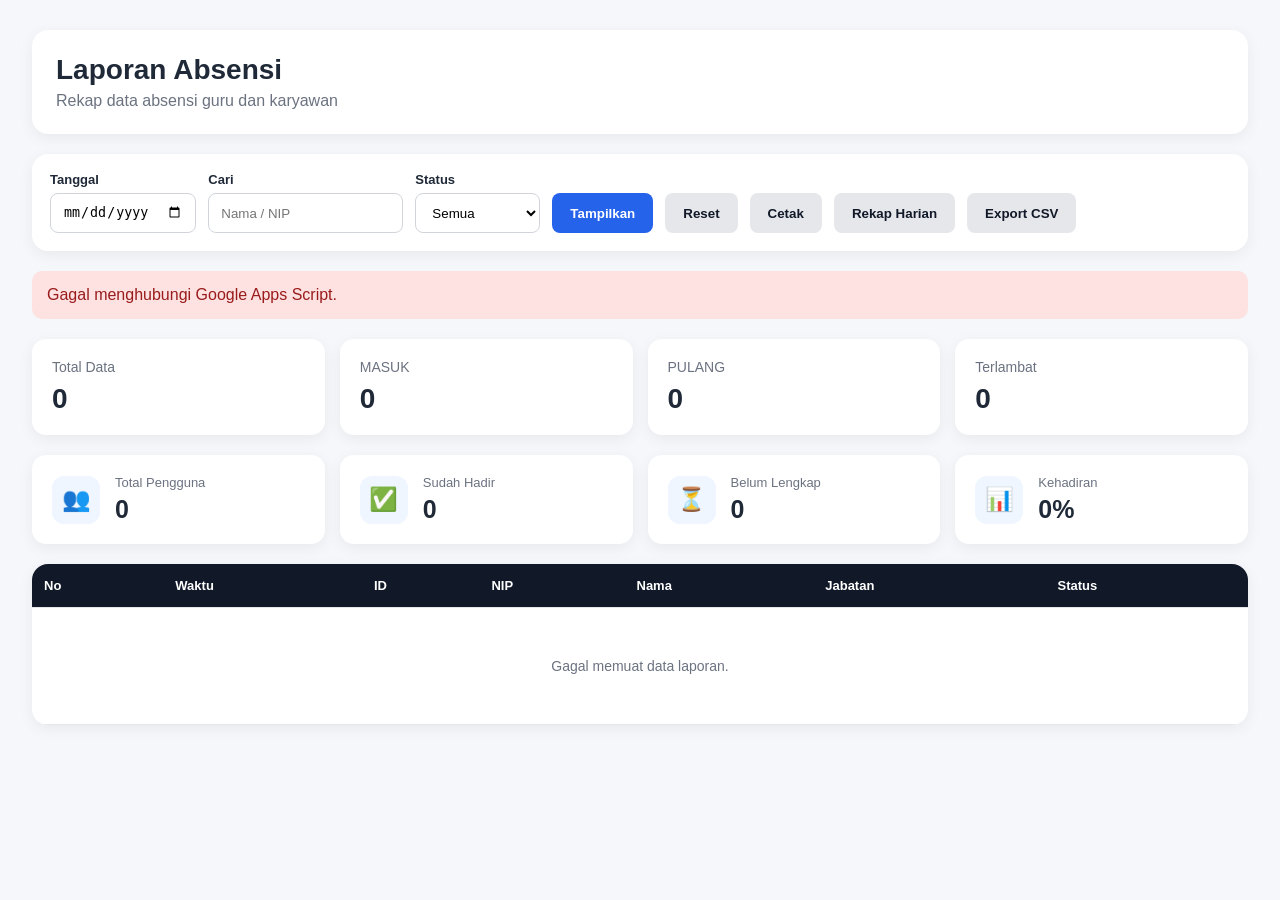
<file: laporan.html>
<!DOCTYPE html>
<html lang="id">
<head>
    <meta charset="UTF-8">
    <meta name="viewport" content="width=device-width, initial-scale=1.0">

    <title>Laporan Absensi</title>

    <style>

        * {
            box-sizing: border-box;
            margin: 0;
            padding: 0;
        }

        body {
            font-family:
                Arial,
                Helvetica,
                sans-serif;

            background: #f5f7fb;
            color: #1f2937;
        }

        .container {
            width: 95%;
            max-width: 1400px;
            margin: 30px auto;
        }

        .header {
            background: white;
            padding: 24px;
            border-radius: 16px;
            box-shadow:
                0 4px 15px rgba(0,0,0,.06);

            margin-bottom: 20px;
        }

        .header h1 {
            font-size: 28px;
            margin-bottom: 6px;
        }

        .header p {
            color: #6b7280;
        }

        .toolbar {
            background: white;
            padding: 18px;
            border-radius: 16px;

            display: flex;
            flex-wrap: wrap;
            gap: 12px;

            align-items: end;

            margin-bottom: 20px;

            box-shadow:
                0 4px 15px rgba(0,0,0,.06);
        }

        .form-group {
            display: flex;
            flex-direction: column;
            gap: 6px;
        }

        .form-group label {
            font-size: 13px;
            font-weight: 600;
        }

        input,
        select {
            height: 40px;
            padding: 0 12px;

            border: 1px solid #d1d5db;
            border-radius: 8px;

            outline: none;
            background: white;
        }

        input:focus,
        select:focus {
            border-color: #2563eb;
        }

        button {
            height: 40px;
            border: none;
            border-radius: 8px;

            padding: 0 18px;

            cursor: pointer;
            font-weight: 600;
        }

        .btn-primary {
            background: #2563eb;
            color: white;
        }

        .btn-primary:hover {
            background: #1d4ed8;
        }

        .btn-secondary {
            background: #e5e7eb;
            color: #111827;
        }

        .btn-secondary:hover {
            background: #d1d5db;
        }

        .summary {
            display: grid;
            grid-template-columns:
                repeat(4, 1fr);

            gap: 15px;

            margin-bottom: 20px;
        }

        .card {
            background: white;
            border-radius: 14px;
            padding: 20px;

            box-shadow:
                0 4px 15px rgba(0,0,0,.06);
        }

        .card-title {
            color: #6b7280;
            font-size: 14px;
            margin-bottom: 8px;
        }

        .card-value {
            font-size: 28px;
            font-weight: 700;
        }

        .table-wrapper {
            background: white;

            border-radius: 16px;

            overflow-x: auto;

            box-shadow:
                0 4px 15px rgba(0,0,0,.06);
        }

        table {
            width: 100%;
            border-collapse: collapse;
            min-width: 900px;
        }

        thead {
            background: #111827;
            color: white;
        }

        th,
        td {
            padding: 14px 12px;
            text-align: left;
            border-bottom: 1px solid #e5e7eb;
        }

        th {
            font-size: 13px;
            white-space: nowrap;
        }

        td {
            font-size: 14px;
        }

        tbody tr:hover {
            background: #f9fafb;
        }

        .status {
            display: inline-block;
            padding: 5px 10px;
            border-radius: 20px;

            font-size: 12px;
            font-weight: 700;
        }

        .status-masuk {
            background: #dcfce7;
            color: #166534;
        }

        .status-pulang {
            background: #dbeafe;
            color: #1e40af;
        }

        .status-hadir {
            background: #dcfce7;
            color: #166534;
        }

        .status-terlambat {
            background: #fef3c7;
            color: #92400e;
        }

        .status-lain {
            background: #e5e7eb;
            color: #374151;
        }

        .loading {
            padding: 40px;
            text-align: center;
            color: #6b7280;
        }

        .empty {
            padding: 50px;
            text-align: center;
            color: #6b7280;
        }

        .error {
            margin-bottom: 20px;

            padding: 15px;

            border-radius: 10px;

            background: #fee2e2;
            color: #991b1b;

            display: none;
        }

        @media (max-width: 900px) {

            .summary {
                grid-template-columns:
                    repeat(2, 1fr);
            }

        }

        @media (max-width: 600px) {

            .summary {
                grid-template-columns: 1fr;
            }

            .container {
                width: 92%;
            }

        }
        .dashboard-laporan {
    display: grid;
    grid-template-columns: repeat(4, 1fr);
    gap: 15px;
    margin-bottom: 20px;
}

.dashboard-card {
    background: white;
    border-radius: 14px;
    padding: 20px;

    display: flex;
    align-items: center;
    gap: 15px;

    box-shadow: 0 4px 15px rgba(0,0,0,.06);
}

.dashboard-icon {
    width: 48px;
    height: 48px;

    display: flex;
    align-items: center;
    justify-content: center;

    border-radius: 12px;
    background: #eff6ff;

    font-size: 23px;
}

.dashboard-label {
    color: #6b7280;
    font-size: 13px;
    margin-bottom: 5px;
}

.dashboard-value {
    font-size: 25px;
    font-weight: 700;
}

@media (max-width: 900px) {

    .dashboard-laporan {
        grid-template-columns: repeat(2, 1fr);
    }

}

@media (max-width: 600px) {

    .dashboard-laporan {
        grid-template-columns: 1fr;
    }

}

    </style>
</head>

<body>

<div class="container">

    <div class="header">

        <h1>Laporan Absensi</h1>

        <p>
            Rekap data absensi guru dan karyawan
        </p>

    </div>


    <!-- FILTER -->

    <div class="toolbar">

        <div class="form-group">

            <label for="tanggal">
                Tanggal
            </label>

            <input
                type="date"
                id="tanggal"
            >

        </div>


        <div class="form-group">

            <label for="search">

                Cari

            </label>

            <input
                type="text"
                id="search"
                placeholder="Nama / NIP"
            >

        </div>


        <div class="form-group">

            <label for="statusFilter">

                Status

            </label>

            <select id="statusFilter">

                <option value="">
                    Semua
                </option>

                <option value="MASUK">
                    MASUK
                </option>

                <option value="PULANG">
                    PULANG
                </option>

                <option value="HADIR">
                    HADIR
                </option>

                <option value="TERLAMBAT">
                    TERLAMBAT
                </option>

            </select>

        </div>


        <button
            type="button"
            class="btn-primary"
            onclick="filterLaporan()"
        >
            Tampilkan
        </button>


        <button
            type="button"
            class="btn-secondary"
            onclick="resetFilter()"
        >
            Reset
        </button>


        <button
            type="button"
            class="btn-secondary"
            onclick="window.print()"
        >
            Cetak
        </button>
        <button
            type="button"
            class="btn-secondary"
            onclick="tampilkanRekap()"
        >
            Rekap Harian
        </button>
        <button
            type="button"
            class="btn-secondary"
            onclick="exportLaporan()"
        >
            Export CSV
        </button>

    </div>


    <div
        id="errorBox"
        class="error"
    ></div>


    <!-- RINGKASAN -->

    <div class="summary">

        <div class="card">

            <div class="card-title">
                Total Data
            </div>

            <div
                id="totalData"
                class="card-value"
            >
                0
            </div>

        </div>


        <div class="card">

            <div class="card-title">
                MASUK
            </div>

            <div
                id="totalMasuk"
                class="card-value"
            >
                0
            </div>

        </div>


        <div class="card">

            <div class="card-title">
                PULANG
            </div>

            <div
                id="totalPulang"
                class="card-value"
            >
                0
            </div>

        </div>


        <div class="card">

            <div class="card-title">
                Terlambat
            </div>

            <div
                id="totalTerlambat"
                class="card-value"
            >
                0
            </div>

        </div>

    </div>


    <div class="dashboard-laporan">

    <div class="dashboard-card">
        <div class="dashboard-icon">👥</div>
        <div>
            <div class="dashboard-label">Total Pengguna</div>
            <div id="dashTotalPengguna" class="dashboard-value">0</div>
        </div>
    </div>

    <div class="dashboard-card">
        <div class="dashboard-icon">✅</div>
        <div>
            <div class="dashboard-label">Sudah Hadir</div>
            <div id="dashHadir" class="dashboard-value">0</div>
        </div>
    </div>

    <div class="dashboard-card">
        <div class="dashboard-icon">⏳</div>
        <div>
            <div class="dashboard-label">Belum Lengkap</div>
            <div id="dashBelumLengkap" class="dashboard-value">0</div>
        </div>
    </div>

    <div class="dashboard-card">
        <div class="dashboard-icon">📊</div>
        <div>
            <div class="dashboard-label">Kehadiran</div>
            <div id="dashPersentase" class="dashboard-value">0%</div>
        </div>
    </div>

</div>

    <div class="table-wrapper">

        <table>

            <thead>

                <tr>

                    <th>No</th>

                    <th>Waktu</th>

                    <th>ID</th>

                    <th>NIP</th>

                    <th>Nama</th>

                    <th>Jabatan</th>

                    <th>Status</th>

                </tr>

            </thead>


            <tbody id="tabelLaporan">

                <tr>

                    <td
                        colspan="7"
                        class="loading"
                    >
                        Memuat data laporan...
                    </td>

                </tr>

            </tbody>

        </table>

    </div>
    <div
    id="containerRekap"
    class="table-wrapper"
    style="display:none; margin-top:20px;"
>

    <table>

        <thead>

            <tr>
                <th>No</th>
                <th>NIP</th>
                <th>Nama</th>
                <th>Jabatan</th>
                <th>Jam Masuk</th>
                <th>Jam Pulang</th>
                <th>Status</th>
            </tr>

        </thead>

        <tbody id="tabelRekap"></tbody>

    </table>

</div>

</div>


<!-- ==================================================
     API
================================================== -->



<script>

let semuaDataLaporan = [];


/* ==================================================
   INIT
================================================== */

document.addEventListener(
    "DOMContentLoaded",
    function () {

        muatLaporan();

    }
);


/* ==================================================
   AMBIL DATA LAPORAN
================================================== */

async function muatLaporan() {

    tampilkanLoading();

    sembunyikanError();


    try {

        const hasil =
            await apiGet("laporan");


        console.log(
            "LAPORAN FINAL:",
            hasil
        );


        if (
            !hasil ||
            hasil.success === false
        ) {

            throw new Error(
                hasil?.message ||
                "Gagal mengambil data laporan."
            );

        }


        semuaDataLaporan =
            normalisasiData(
                hasil.data
            );


        tampilkanLaporan(
            semuaDataLaporan
        );


    } catch (error) {

        console.error(
            "LAPORAN ERROR:",
            error
        );


        tampilkanError(
            error.message ||
            "Gagal memuat laporan."
        );


        document.getElementById(
            "tabelLaporan"
        ).innerHTML = `

            <tr>

                <td
                    colspan="7"
                    class="empty"
                >
                    Gagal memuat data laporan.
                </td>

            </tr>

        `;

    }

}


function normalisasiData(data) {

    if (!Array.isArray(data)) {
        return [];
    }

    return data.map(function(item) {

        return {

            waktu:
                item.Waktu || "",

            id:
                item.ID || "",

            nip:
                item.NIP || "",

            nama:
                item.Nama || "",

            jabatan:
                item.Jabatan || "",

            status:
                String(
                    item.Status || ""
                ).toUpperCase()

        };

    });

}
function tampilkanLaporan(data) {

    const tbody =
        document.getElementById(
            "tabelLaporan"
        );


    if (!data.length) {

        tbody.innerHTML = `

            <tr>

                <td
                    colspan="7"
                    class="empty"
                >
                    Belum ada data absensi.
                </td>

            </tr>

        `;


        updateSummary([]);
        updateDashboard([]);
        return;

    }


    tbody.innerHTML =
        data.map(
            function (item, index) {

                return `

                    <tr>

                        <td>
                            ${index + 1}
                        </td>

                        <td>
                            ${formatWaktu(item.waktu)}
                        </td>

                        <td>
                            ${escapeHtml(item.id)}
                        </td>

                        <td>
                            ${escapeHtml(item.nip)}
                        </td>

                        <td>
                            <strong>
                                ${escapeHtml(item.nama)}
                            </strong>
                        </td>

                        <td>
                            ${escapeHtml(item.jabatan)}
                        </td>

                        <td>
                            ${buatStatus(item.status)}
                        </td>

                    </tr>

                `;

            }
        ).join("");


    updateSummary(data);
    updateDashboard(data);

}


/* ==================================================
   STATUS
================================================== */

function buatStatus(status) {

    const value =
        String(
            status || "-"
        ).toUpperCase();


    let className =
        "status-lain";


    if (value === "MASUK") {

        className =
            "status-masuk";

    }

    else if (value === "PULANG") {

        className =
            "status-pulang";

    }

    else if (value === "HADIR") {

        className =
            "status-hadir";

    }

    else if (
        value.includes("TERLAMBAT")
    ) {

        className =
            "status-terlambat";

    }


    return `

        <span
            class="status ${className}"
        >
            ${escapeHtml(value)}
        </span>

    `;

}


/* ==================================================
   FILTER
================================================== */

function filterLaporan() {

    const tanggal =
        document.getElementById(
            "tanggal"
        ).value;


    const search =
        document.getElementById(
            "search"
        ).value
        .toLowerCase()
        .trim();


    const status =
        document.getElementById(
            "statusFilter"
        ).value
        .toUpperCase();


    const hasil =
        semuaDataLaporan.filter(
            function (item) {

                let cocok =
                    true;


                /*
                 * FILTER TANGGAL
                 */

                if (tanggal) {

                    const waktu =
                        new Date(
                            item.waktu
                        );


                    if (
                        !isNaN(
                            waktu.getTime()
                        )
                    ) {

                        const tanggalItem =
                            waktu
                                .toISOString()
                                .split("T")[0];


                        if (
                            tanggalItem !==
                            tanggal
                        ) {

                            cocok =
                                false;

                        }

                    }

                }


                /*
                 * FILTER SEARCH
                 */

                if (
                    search &&
                    !(
                        String(
                            item.nama
                        )
                        .toLowerCase()
                        .includes(search)

                        ||

                        String(
                            item.nip
                        )
                        .toLowerCase()
                        .includes(search)
                    )
                ) {

                    cocok =
                        false;

                }


                /*
                 * FILTER STATUS
                 */

                if (
                    status &&
                    item.status !== status
                ) {

                    cocok =
                        false;

                }


                return cocok;

            }
        );


    tampilkanLaporan(
        hasil
    );

}


/* ==================================================
   RESET FILTER
================================================== */

function resetFilter() {

    document.getElementById("tanggal").value = "";
    document.getElementById("search").value = "";
    document.getElementById("statusFilter").value = "";

    document.getElementById("containerRekap").style.display = "none";

    tampilkanLaporan(semuaDataLaporan);

}

function updateSummary(data) {

    document.getElementById(
        "totalData"
    ).textContent =
        data.length;


    document.getElementById(
        "totalMasuk"
    ).textContent =
        data.filter(
            item =>
                item.status === "MASUK"
        ).length;


    document.getElementById(
        "totalPulang"
    ).textContent =
        data.filter(
            item =>
                item.status === "PULANG"
        ).length;


    document.getElementById(
        "totalTerlambat"
    ).textContent =
        data.filter(
            item =>
                item.status.includes(
                    "TERLAMBAT"
                )
        ).length;

}


/* ==================================================
   LOADING
================================================== */

function tampilkanLoading() {

    document.getElementById(
        "tabelLaporan"
    ).innerHTML = `

        <tr>

            <td
                colspan="7"
                class="loading"
            >
                Memuat data laporan...
            </td>

        </tr>

    `;

}


/* ==================================================
   ERROR
================================================== */

function tampilkanError(message) {

    const box =
        document.getElementById(
            "errorBox"
        );


    box.textContent =
        message;


    box.style.display =
        "block";

}


function sembunyikanError() {

    const box =
        document.getElementById(
            "errorBox"
        );


    box.style.display =
        "none";

}


/* ==================================================
   FORMAT WAKTU
================================================== */

function formatWaktu(value) {

    if (!value) {

        return "-";

    }


    const date =
        new Date(value);


    if (
        isNaN(
            date.getTime()
        )
    ) {

        return escapeHtml(
            String(value)
        );

    }


    return date.toLocaleString(
        "id-ID",
        {
            dateStyle: "medium",
            timeStyle: "medium"
        }
    );

}


/* ==================================================
   SECURITY
================================================== */

function escapeHtml(value) {

    return String(
        value ?? ""
    )
    .replace(
        /&/g,
        "&amp;"
    )
    .replace(
        /</g,
        "&lt;"
    )
    .replace(
        />/g,
        "&gt;"
    )
    .replace(
        /"/g,
        "&quot;"
    )
    .replace(
        /'/g,
        "&#039;"
    );

}
function tampilkanRekap() {

    const container =
        document.getElementById(
            "containerRekap"
        );

    const tbody =
        document.getElementById(
            "tabelRekap"
        );

    const tanggal =
        document.getElementById(
            "tanggal"
        ).value;

    const data =
        semuaDataLaporan.filter(
            function(item) {

                if (!tanggal) {
                    return true;
                }

                const d =
                    new Date(item.waktu);

                if (isNaN(d.getTime())) {
                    return false;
                }

                return (
                    d.toISOString()
                        .split("T")[0]
                    === tanggal
                );

            }
        );


    const rekap = {};


    data.forEach(function(item) {

        const key =
            item.id ||
            item.nip ||
            item.nama;


        if (!rekap[key]) {

            rekap[key] = {

                id: item.id,
                nip: item.nip,
                nama: item.nama,
                jabatan: item.jabatan,

                masuk: null,
                pulang: null

            };

        }


        if (
            item.status === "MASUK"
        ) {

            rekap[key].masuk =
                item.waktu;

        }


        if (
            item.status === "PULANG"
        ) {

            rekap[key].pulang =
                item.waktu;

        }

    });


    const hasil =
        Object.values(rekap);


    if (!hasil.length) {

        tbody.innerHTML = `
            <tr>
                <td
                    colspan="7"
                    class="empty"
                >
                    Belum ada data rekap.
                </td>
            </tr>
        `;

    } else {

        tbody.innerHTML =
            hasil.map(
                function(item, index) {

                    let status =
                        "Belum Lengkap";


                    if (
                        item.masuk &&
                        item.pulang
                    ) {

                        status =
                            "Hadir";

                    } else if (
                        item.masuk
                    ) {

                        status =
                            "Belum Pulang";

                    }


                    return `

                        <tr>

                            <td>
                                ${index + 1}
                            </td>

                            <td>
                                ${escapeHtml(
                                    item.nip
                                )}
                            </td>

                            <td>
                                <strong>
                                    ${escapeHtml(
                                        item.nama
                                    )}
                                </strong>
                            </td>

                            <td>
                                ${escapeHtml(
                                    item.jabatan
                                )}
                            </td>

                            <td>
                                ${
                                    item.masuk
                                    ? formatWaktu(
                                        item.masuk
                                    )
                                    : "-"
                                }
                            </td>

                            <td>
                                ${
                                    item.pulang
                                    ? formatWaktu(
                                        item.pulang
                                    )
                                    : "-"
                                }
                            </td>

                            <td>
                                ${buatStatus(
                                    status
                                )}
                            </td>

                        </tr>

                    `;

                }
            ).join("");

    }


    container.style.display =
        "block";

}
function updateDashboard(data) {

    const pengguna = {};

    data.forEach(function(item) {

        const key =
            item.id ||
            item.nip ||
            item.nama;

        if (!key) return;

        if (!pengguna[key]) {

            pengguna[key] = {
                masuk: false,
                pulang: false
            };

        }

        if (item.status === "MASUK") {
            pengguna[key].masuk = true;
        }

        if (item.status === "PULANG") {
            pengguna[key].pulang = true;
        }

    });


    const daftar =
        Object.values(pengguna);


    const total =
        daftar.length;


    const hadir =
        daftar.filter(function(item) {

            return (
                item.masuk &&
                item.pulang
            );

        }).length;


    const belumLengkap =
        daftar.filter(function(item) {

            return !(
                item.masuk &&
                item.pulang
            );

        }).length;


    const persentase =
        total > 0
            ? Math.round(
                (hadir / total) * 100
              )
            : 0;


    document.getElementById(
        "dashTotalPengguna"
    ).textContent = total;


    document.getElementById(
        "dashHadir"
    ).textContent = hadir;


    document.getElementById(
        "dashBelumLengkap"
    ).textContent = belumLengkap;


    document.getElementById(
        "dashPersentase"
    ).textContent =
        persentase + "%";

}
function exportLaporan() {

    const tanggal =
        document.getElementById("tanggal").value;

    const search =
        document.getElementById("search")
            .value
            .toLowerCase()
            .trim();

    const status =
        document.getElementById("statusFilter")
            .value
            .toUpperCase();

    const data =
        semuaDataLaporan.filter(function(item) {

            let cocok = true;

            if (tanggal) {

                const d = new Date(item.waktu);

                if (
                    !isNaN(d.getTime()) &&
                    d.toISOString().split("T")[0] !== tanggal
                ) {
                    cocok = false;
                }
            }

            if (
                search &&
                !String(item.nama)
                    .toLowerCase()
                    .includes(search) &&
                !String(item.nip)
                    .toLowerCase()
                    .includes(search)
            ) {
                cocok = false;
            }

            if (
                status &&
                item.status !== status
            ) {
                cocok = false;
            }

            return cocok;

        });


    if (!data.length) {

        alert("Tidak ada data untuk diekspor.");

        return;
    }


    const header = [
        "No",
        "Waktu",
        "ID",
        "NIP",
        "Nama",
        "Jabatan",
        "Status"
    ];


    const rows = data.map(
        function(item, index) {

            return [
                index + 1,
                formatWaktu(item.waktu),
                item.id,
                item.nip,
                item.nama,
                item.jabatan,
                item.status
            ];

        }
    );


    const csv = [
        header,
        ...rows
    ]
    .map(function(row) {

        return row.map(function(value) {

            return '"' +
                String(value ?? "")
                    .replace(/"/g, '""') +
                '"';

        }).join(",");

    })
    .join("\r\n");


    const blob =
        new Blob(
            ["\uFEFF" + csv],
            {
                type:
                    "text/csv;charset=utf-8;"
            }
        );


    const url =
        URL.createObjectURL(blob);


    const link =
        document.createElement("a");

    link.href = url;

    link.download =
        "laporan-absensi-" +
        new Date()
            .toISOString()
            .split("T")[0] +
        ".csv";

    document.body.appendChild(link);

    link.click();

    document.body.removeChild(link);

    URL.revokeObjectURL(url);

}
</script>
<script src="api.js"></script>
<script src="auth.js"></script>
<script src="laporan.js"></script>

</body>
</html>
</file>
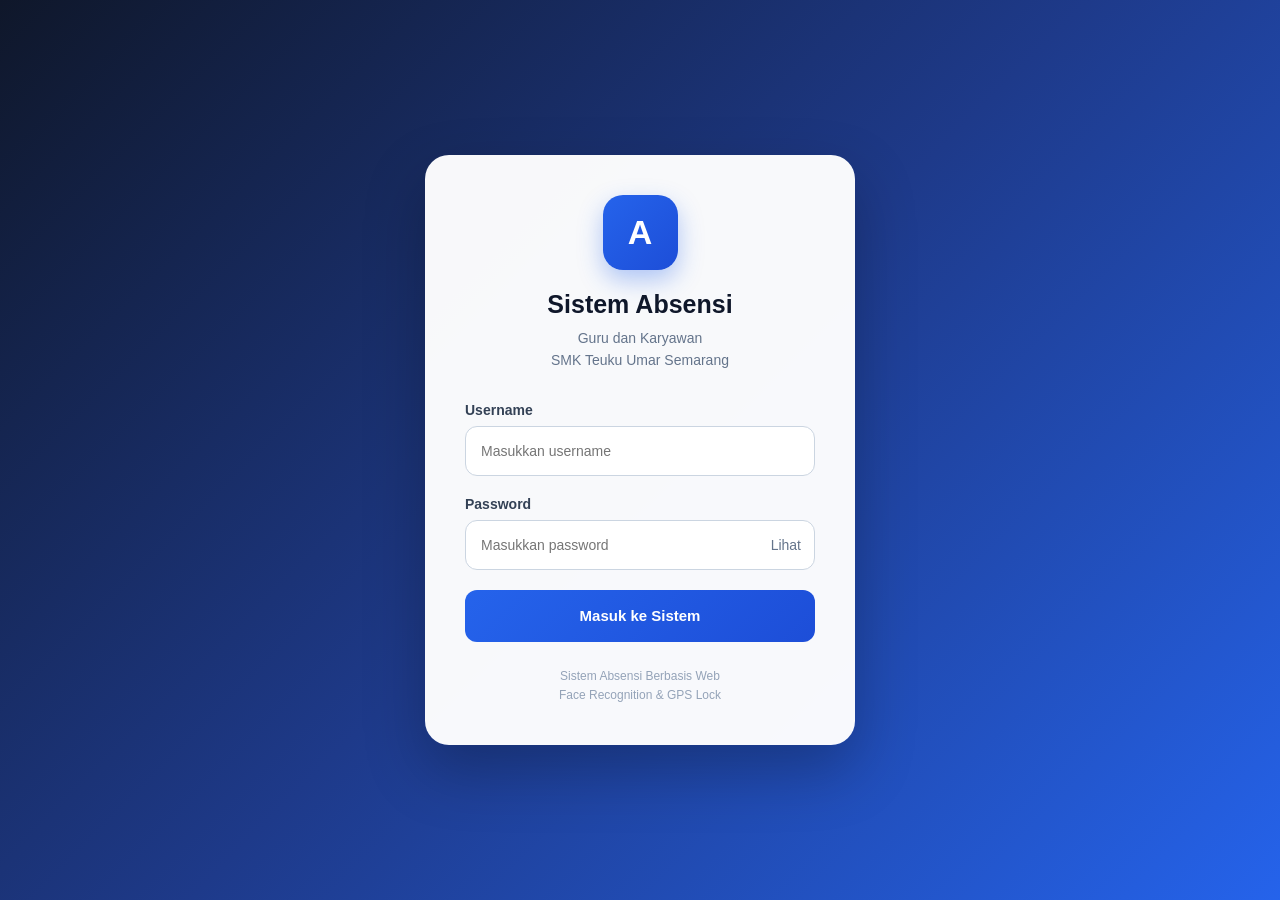
<file: Login.html>
<!DOCTYPE html>
<html lang="id">
<head>
    <meta charset="UTF-8">
    <meta name="viewport" content="width=device-width, initial-scale=1.0">

    <title>Login | Sistem Absensi</title>

    <style>
        * {
            box-sizing: border-box;
            margin: 0;
            padding: 0;
            font-family: "Segoe UI", Arial, sans-serif;
        }

        body {
            min-height: 100vh;
            display: flex;
            align-items: center;
            justify-content: center;
            background:
                linear-gradient(
                    135deg,
                    #0f172a,
                    #1e3a8a,
                    #2563eb
                );
            padding: 20px;
        }

        .login-wrapper {
            width: 100%;
            max-width: 430px;
        }

        .login-card {
            background: rgba(255,255,255,.97);
            border-radius: 24px;
            padding: 40px;
            box-shadow:
                0 25px 60px rgba(0,0,0,.25);
        }

        .logo {
            width: 75px;
            height: 75px;
            margin: 0 auto 20px;

            display: flex;
            align-items: center;
            justify-content: center;

            border-radius: 20px;

            background:
                linear-gradient(
                    135deg,
                    #2563eb,
                    #1d4ed8
                );

            color: white;
            font-size: 34px;
            font-weight: 700;

            box-shadow:
                0 10px 25px rgba(37,99,235,.35);
        }

        h1 {
            text-align: center;
            color: #0f172a;
            font-size: 25px;
            margin-bottom: 8px;
        }

        .subtitle {
            text-align: center;
            color: #64748b;
            font-size: 14px;
            line-height: 1.6;
            margin-bottom: 30px;
        }

        .form-group {
            margin-bottom: 20px;
        }

        label {
            display: block;
            color: #334155;
            font-size: 14px;
            font-weight: 600;
            margin-bottom: 8px;
        }

        .input-wrapper {
            position: relative;
        }

        input {
            width: 100%;
            height: 50px;

            border: 1px solid #cbd5e1;
            border-radius: 12px;

            padding: 0 15px;

            font-size: 14px;
            outline: none;

            transition: .2s;
        }

        input:focus {
            border-color: #2563eb;

            box-shadow:
                0 0 0 3px
                rgba(37,99,235,.12);
        }

        .password-toggle {
            position: absolute;
            right: 14px;
            top: 50%;

            transform: translateY(-50%);

            border: none;
            background: none;

            cursor: pointer;

            color: #64748b;
            font-size: 14px;
        }

        .login-button {
            width: 100%;
            height: 52px;

            border: none;
            border-radius: 12px;

            background:
                linear-gradient(
                    135deg,
                    #2563eb,
                    #1d4ed8
                );

            color: white;

            font-size: 15px;
            font-weight: 700;

            cursor: pointer;

            transition: .2s;
        }

        .login-button:hover {
            transform: translateY(-1px);

            box-shadow:
                0 10px 25px
                rgba(37,99,235,.3);
        }

        .login-button:disabled {
            opacity: .65;
            cursor: not-allowed;
            transform: none;
        }

        .message {
            display: none;

            margin-bottom: 18px;

            padding: 12px 14px;

            border-radius: 10px;

            font-size: 13px;

            line-height: 1.5;
        }

        .message.error {
            display: block;

            background: #fef2f2;
            color: #b91c1c;

            border: 1px solid #fecaca;
        }

        .message.success {
            display: block;

            background: #f0fdf4;
            color: #15803d;

            border: 1px solid #bbf7d0;
        }

        .footer {
            text-align: center;
            margin-top: 25px;

            color: #94a3b8;
            font-size: 12px;
            line-height: 1.6;
        }

        .loading {
            display: none;
        }

        .loading.active {
            display: inline-block;
        }

        @media (max-width: 480px) {

            .login-card {
                padding: 30px 22px;
            }

            h1 {
                font-size: 22px;
            }
        }
    </style>
</head>

<body>

<div class="login-wrapper">

    <div class="login-card">

        <div class="logo">
            A
        </div>

        <h1>
            Sistem Absensi
        </h1>

        <div class="subtitle">
            Guru dan Karyawan<br>
            SMK Teuku Umar Semarang
        </div>

        <div
            id="message"
            class="message">
        </div>

        <form
            id="loginForm"
            onsubmit="handleLogin(event)">

            <div class="form-group">

                <label for="username">
                    Username
                </label>

                <input
                    type="text"
                    id="username"
                    placeholder="Masukkan username"
                    autocomplete="username"
                    required>

            </div>

            <div class="form-group">

                <label for="password">
                    Password
                </label>

                <div class="input-wrapper">

                    <input
                        type="password"
                        id="password"
                        placeholder="Masukkan password"
                        autocomplete="current-password"
                        required>

                    <button
                        type="button"
                        class="password-toggle"
                        onclick="togglePassword()">

                        Lihat

                    </button>

                </div>

            </div>

            <button
                type="submit"
                id="loginButton"
                class="login-button">

                <span id="loginText">
                    Masuk ke Sistem
                </span>

                <span
                    id="loading"
                    class="loading">

                    Memproses...

                </span>

            </button>

        </form>

        <div class="footer">
            Sistem Absensi Berbasis Web<br>
            Face Recognition & GPS Lock
        </div>

    </div>

</div>

<script src="Api.js"></script>
<script src="Login.js"></script>

</body>
</html>
</file>
